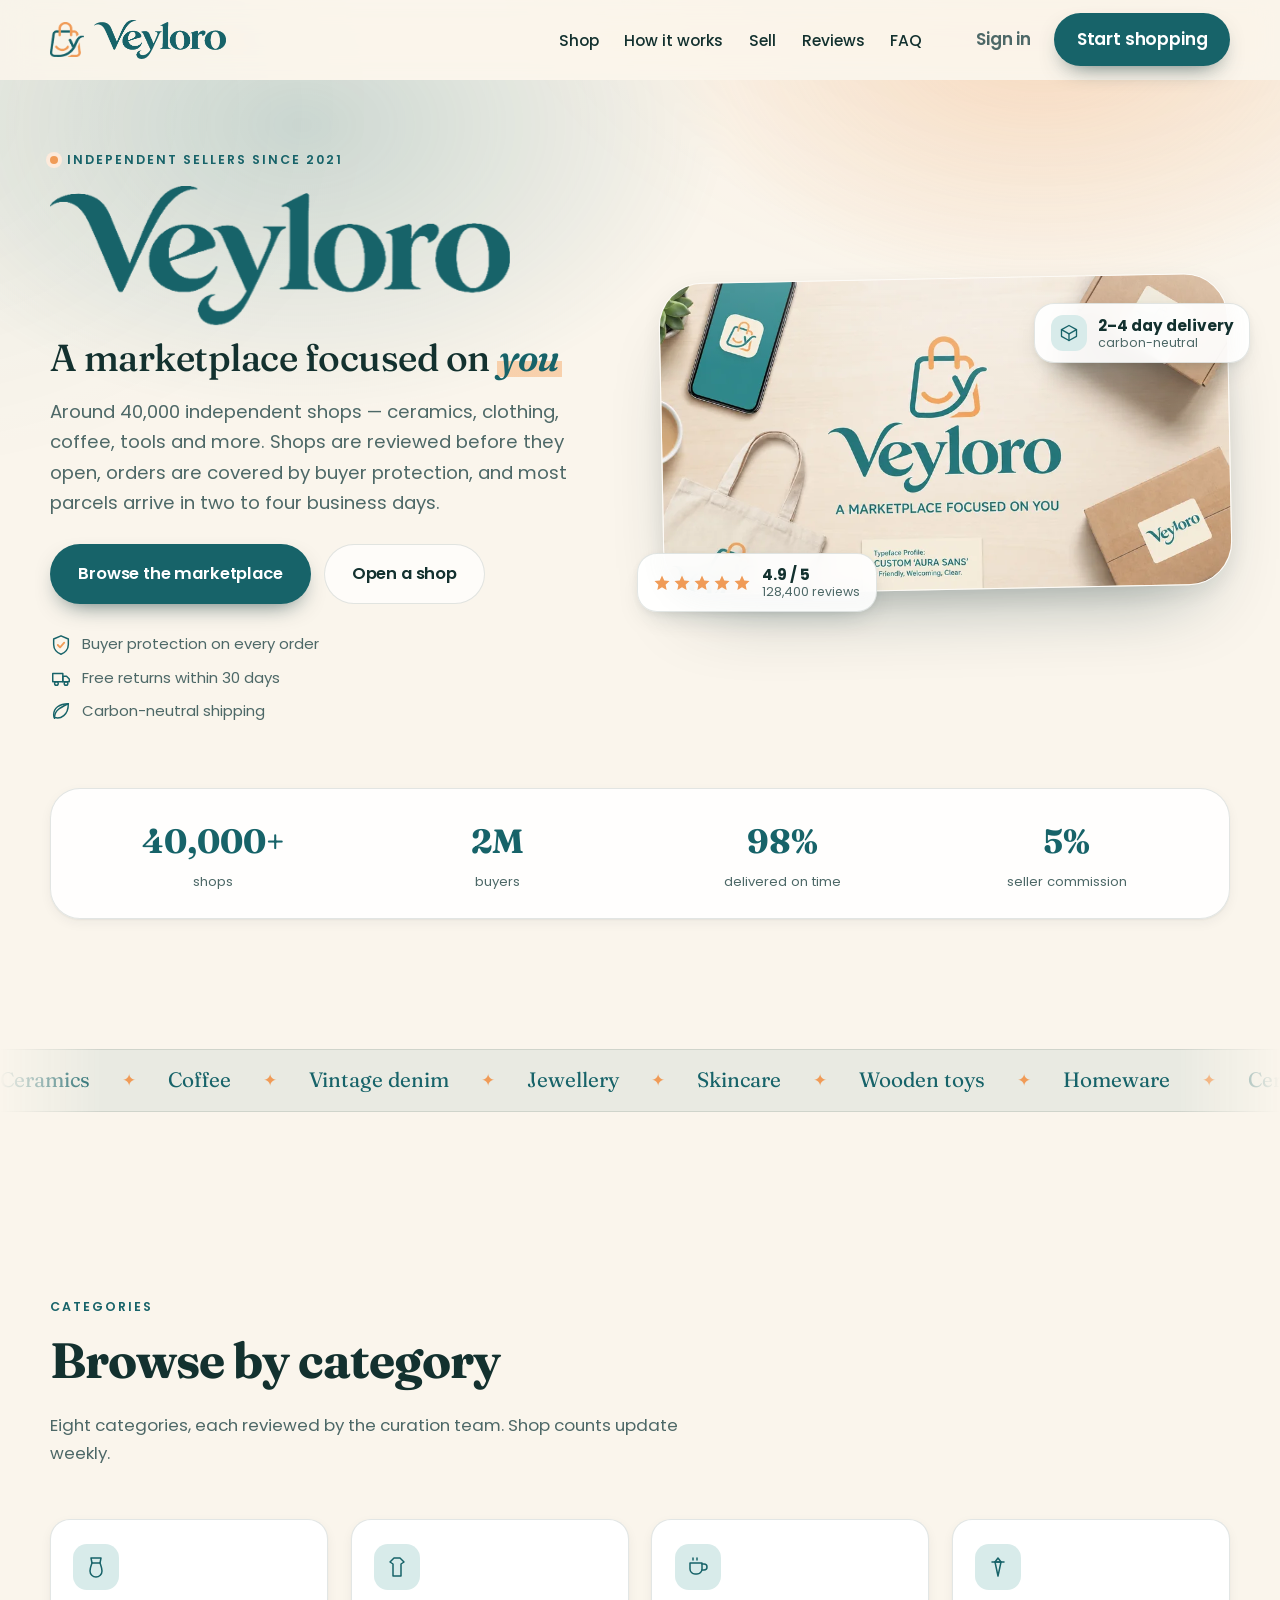
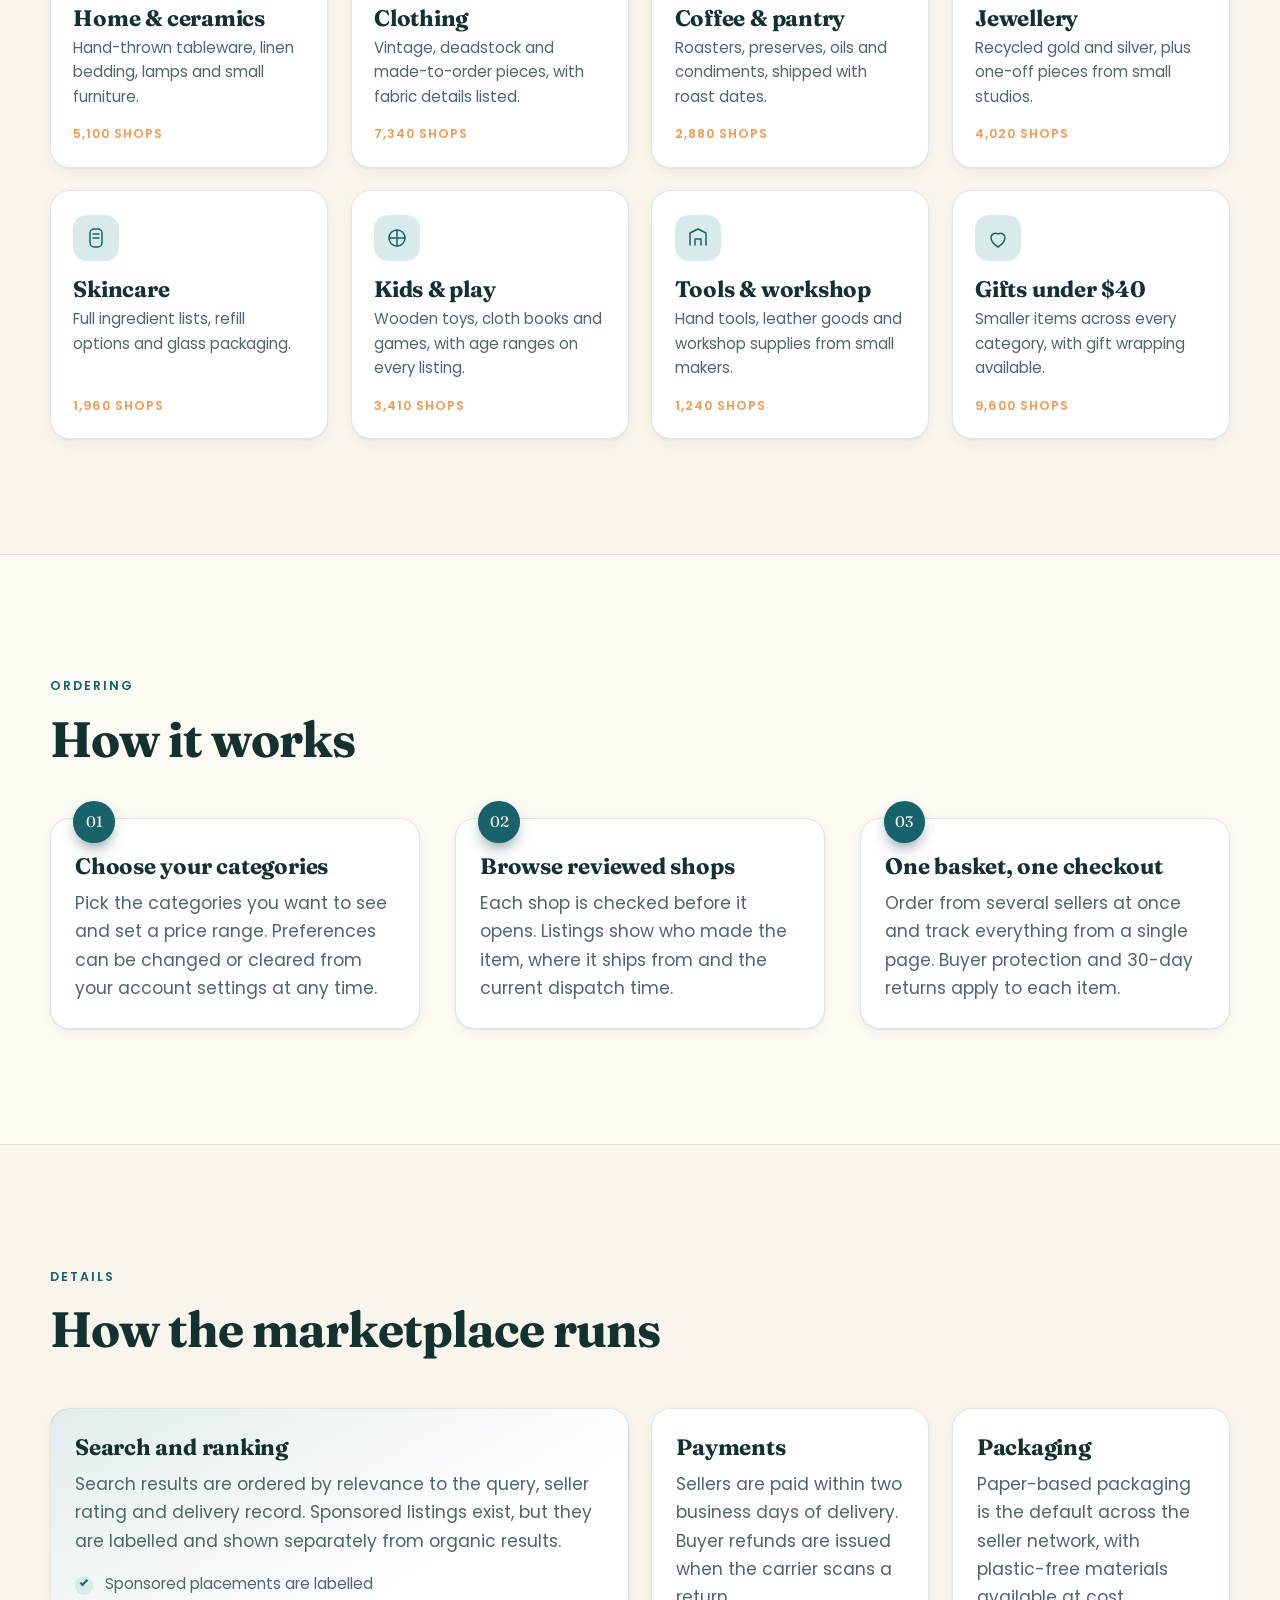
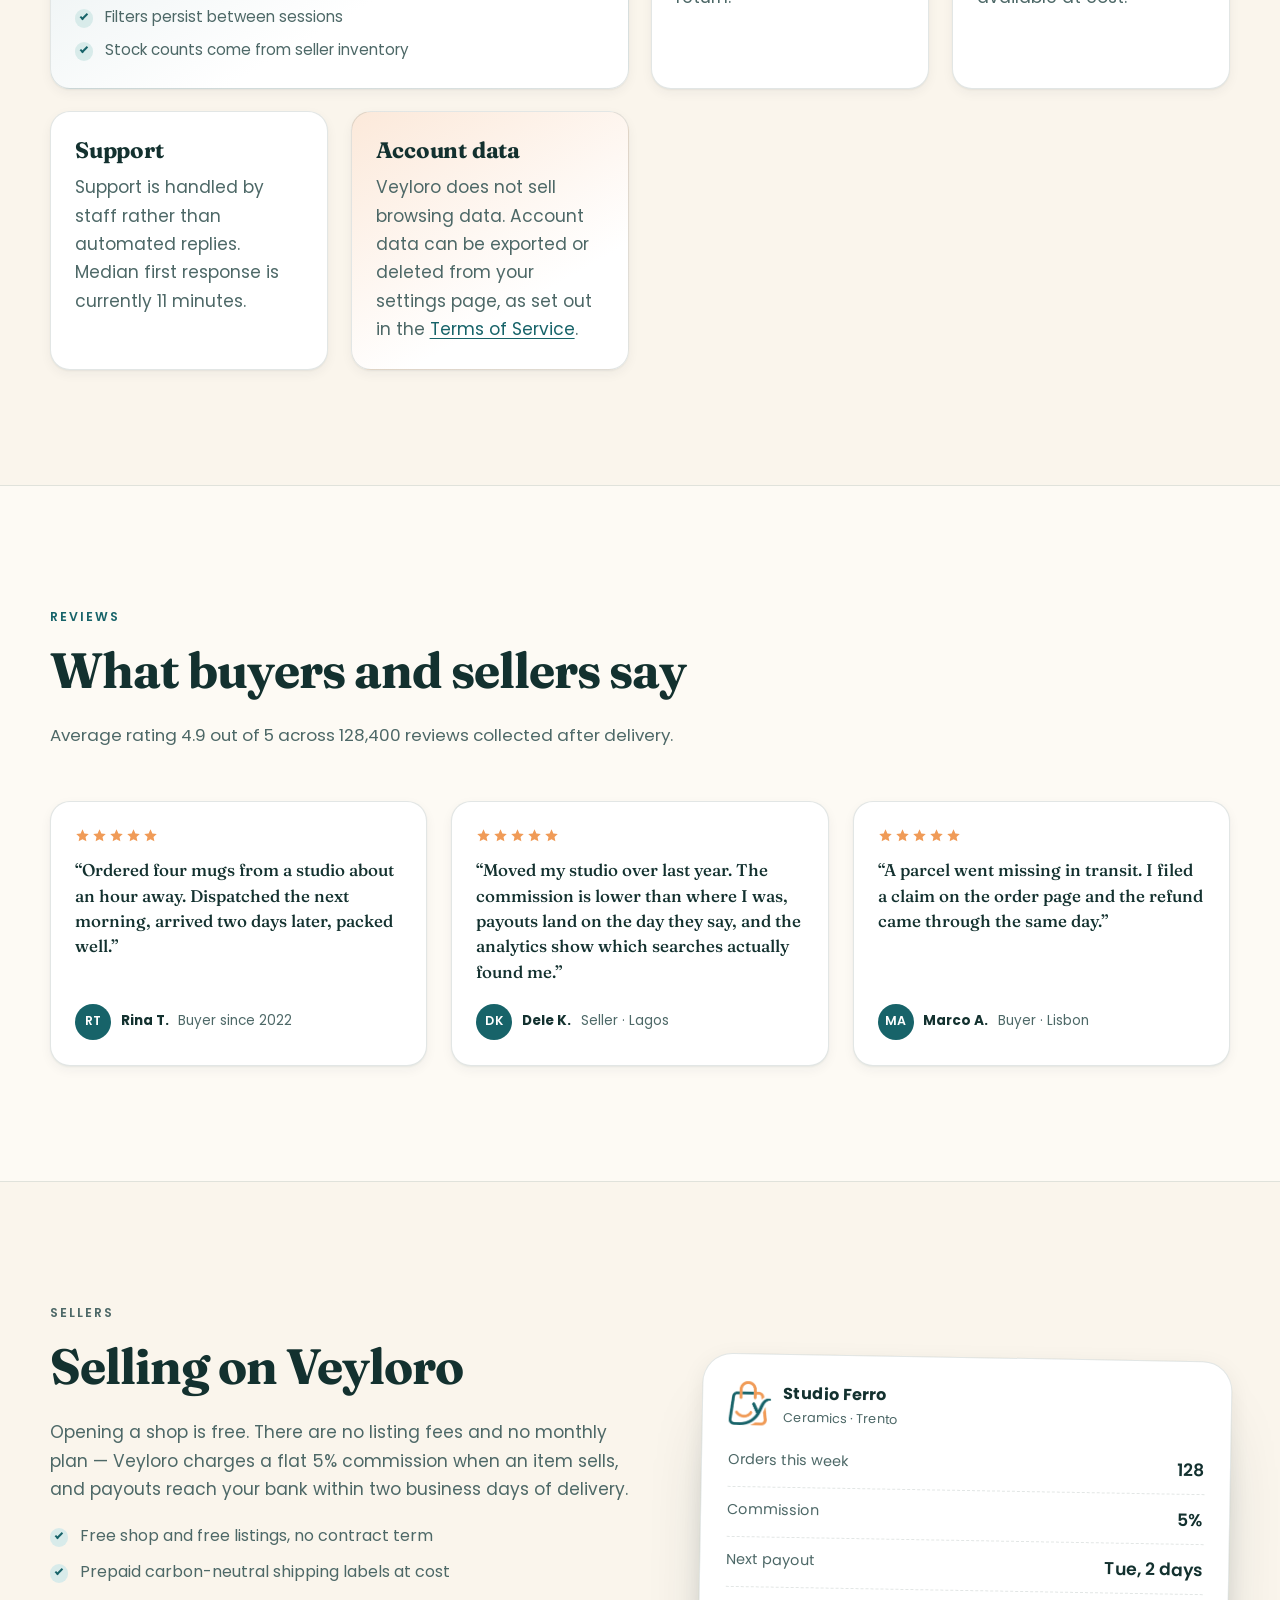
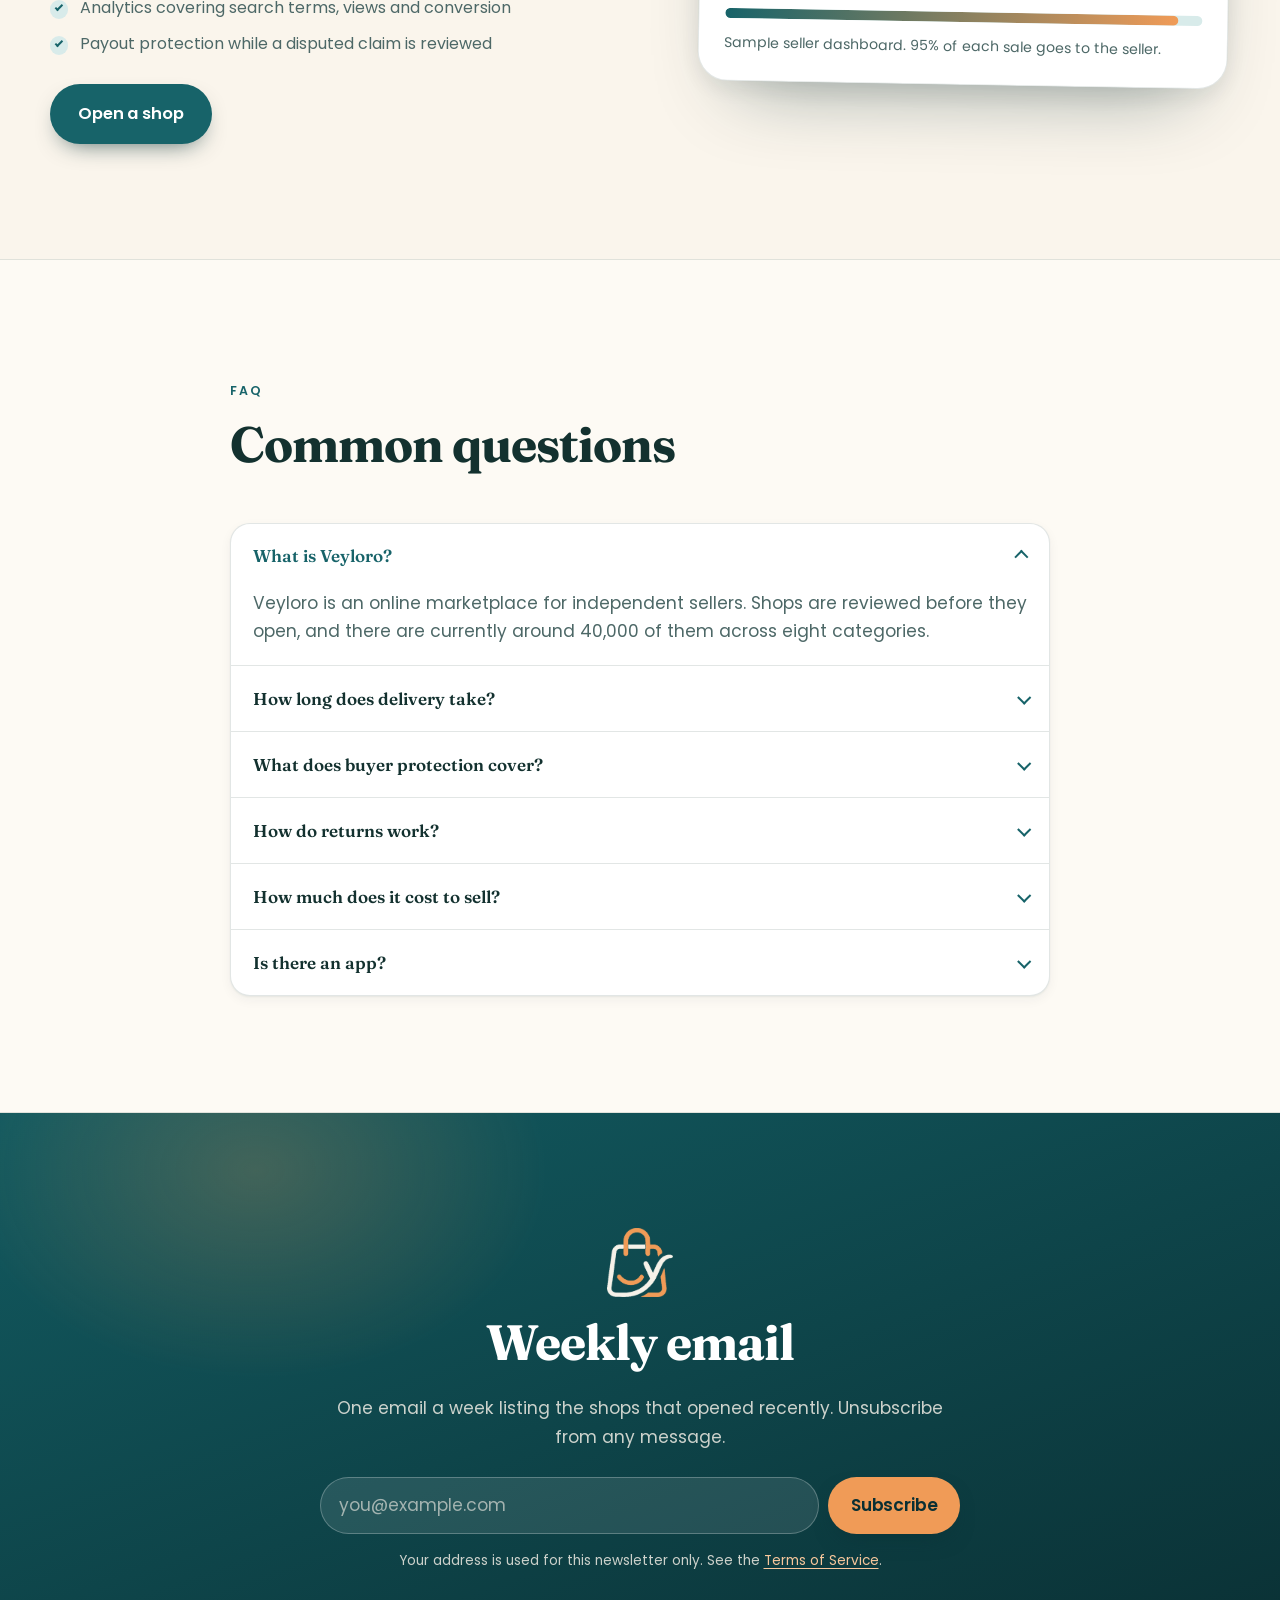
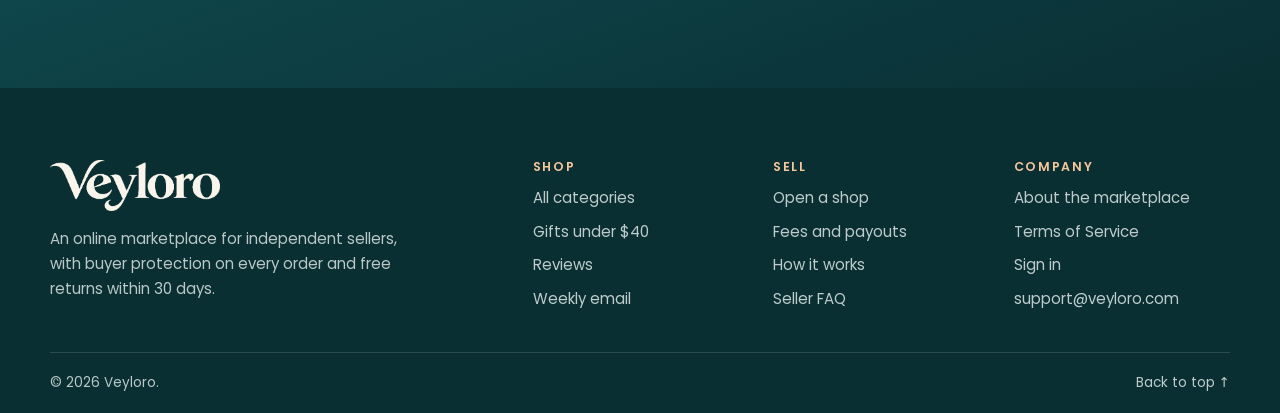
<file: index.html>
<!DOCTYPE html>
<html lang="en" class="no-js">
<head>
<meta charset="utf-8">
<meta name="viewport" content="width=device-width, initial-scale=1">
<title>Veyloro — A Marketplace Focused on You | Independent Sellers</title>
<meta name="description" content="Veyloro is an online marketplace for independent sellers: 40,000 reviewed shops, buyer protection on every order, free 30-day returns and delivery in two to four days.">
<meta name="author" content="Veyloro">
<meta name="theme-color" content="#176369" media="(prefers-color-scheme: light)">
<meta name="theme-color" content="#0a2f33" media="(prefers-color-scheme: dark)">
<meta name="robots" content="index, follow, max-image-preview:large, max-snippet:-1, max-video-preview:-1">
<link rel="canonical" href="https://hmarucheck.github.io/test-website-1/">

<!-- Open Graph -->
<meta property="og:type" content="website">
<meta property="og:site_name" content="Veyloro">
<meta property="og:locale" content="en_US">
<meta property="og:title" content="Veyloro — A Marketplace Focused on You">
<meta property="og:description" content="An online marketplace for independent sellers. 40,000 reviewed shops, buyer protection, free 30-day returns and delivery in two to four days.">
<meta property="og:url" content="https://hmarucheck.github.io/test-website-1/">
<meta property="og:image" content="https://hmarucheck.github.io/test-website-1/assets/veyloro-og.jpg">
<meta property="og:image:width" content="1200">
<meta property="og:image:height" content="630">
<meta property="og:image:alt" content="The Veyloro logo — a teal shopping-bag smile mark above the Veyloro wordmark — shown on packaging, a tote bag and a phone app icon.">

<!-- Twitter / X -->
<meta name="twitter:card" content="summary_large_image">
<meta name="twitter:title" content="Veyloro — A Marketplace Focused on You">
<meta name="twitter:description" content="An online marketplace for independent sellers. Buyer protection, free 30-day returns, delivery in two to four days.">
<meta name="twitter:image" content="https://hmarucheck.github.io/test-website-1/assets/veyloro-og.jpg">
<meta name="twitter:image:alt" content="Veyloro brand logo and packaging">

<!-- Icons & manifest -->
<link rel="icon" href="assets/favicon.ico" sizes="any">
<link rel="icon" href="assets/icon-mark-512.png" type="image/png" sizes="512x512">
<link rel="apple-touch-icon" href="assets/apple-touch-icon.png">
<link rel="manifest" href="site.webmanifest">

<!-- Fonts -->
<link rel="preconnect" href="https://fonts.googleapis.com">
<link rel="preconnect" href="https://fonts.gstatic.com" crossorigin>
<link rel="stylesheet" href="https://fonts.googleapis.com/css2?family=Fraunces:ital,opsz,wght@0,9..144,500;0,9..144,700;1,9..144,600&family=Poppins:wght@400;500;600;700&display=swap">

<link rel="preload" as="image" href="assets/veyloro-wordmark.png" fetchpriority="high">
<link rel="stylesheet" href="styles.css">
<script>document.documentElement.classList.remove("no-js");</script>

<script type="application/ld+json">
{
  "@context": "https://schema.org",
  "@graph": [
    {
      "@type": "Organization",
      "@id": "https://hmarucheck.github.io/test-website-1/#organization",
      "name": "Veyloro",
      "alternateName": "Veyloro Marketplace",
      "url": "https://hmarucheck.github.io/test-website-1/",
      "logo": {
        "@type": "ImageObject",
        "url": "https://hmarucheck.github.io/test-website-1/assets/icon-512.png",
        "width": 512,
        "height": 512
      },
      "image": "https://hmarucheck.github.io/test-website-1/assets/veyloro-og.jpg",
      "slogan": "A marketplace focused on you",
      "description": "Veyloro is an online marketplace connecting shoppers with independent sellers, with buyer protection, free 30-day returns and carbon-neutral delivery.",
      "foundingDate": "2021",
      "sameAs": [
        "https://github.com/hmarucheck/test-website-1"
      ],
      "contactPoint": {
        "@type": "ContactPoint",
        "contactType": "customer support",
        "email": "support@veyloro.com",
        "availableLanguage": ["English"],
        "areaServed": "Worldwide"
      }
    },
    {
      "@type": "WebSite",
      "@id": "https://hmarucheck.github.io/test-website-1/#website",
      "url": "https://hmarucheck.github.io/test-website-1/",
      "name": "Veyloro",
      "description": "An online marketplace for independent sellers.",
      "publisher": { "@id": "https://hmarucheck.github.io/test-website-1/#organization" },
      "inLanguage": "en-US",
      "potentialAction": {
        "@type": "SearchAction",
        "target": {
          "@type": "EntryPoint",
          "urlTemplate": "https://hmarucheck.github.io/test-website-1/?q={search_term_string}"
        },
        "query-input": "required name=search_term_string"
      }
    },
    {
      "@type": "WebPage",
      "@id": "https://hmarucheck.github.io/test-website-1/#webpage",
      "url": "https://hmarucheck.github.io/test-website-1/",
      "name": "Veyloro — A Marketplace Focused on You",
      "isPartOf": { "@id": "https://hmarucheck.github.io/test-website-1/#website" },
      "about": { "@id": "https://hmarucheck.github.io/test-website-1/#organization" },
      "primaryImageOfPage": "https://hmarucheck.github.io/test-website-1/assets/veyloro-og.jpg",
      "inLanguage": "en-US"
    },
    {
      "@type": "BreadcrumbList",
      "itemListElement": [
        { "@type": "ListItem", "position": 1, "name": "Home", "item": "https://hmarucheck.github.io/test-website-1/" },
        { "@type": "ListItem", "position": 2, "name": "How it works", "item": "https://hmarucheck.github.io/test-website-1/#how-it-works" },
        { "@type": "ListItem", "position": 3, "name": "Selling on Veyloro", "item": "https://hmarucheck.github.io/test-website-1/#sellers" },
        { "@type": "ListItem", "position": 4, "name": "Terms of Service", "item": "https://hmarucheck.github.io/test-website-1/terms.html" }
      ]
    },
    {
      "@type": "FAQPage",
      "@id": "https://hmarucheck.github.io/test-website-1/#faq",
      "mainEntity": [
        {
          "@type": "Question",
          "name": "What is Veyloro?",
          "acceptedAnswer": {
            "@type": "Answer",
            "text": "Veyloro is an online marketplace for independent sellers. Shops are reviewed before they open, and there are currently around 40,000 of them across eight categories."
          }
        },
        {
          "@type": "Question",
          "name": "How long does delivery take?",
          "acceptedAnswer": {
            "@type": "Answer",
            "text": "Most orders arrive within two to four business days. Tracking is available from your order page as soon as the seller hands the parcel to the carrier."
          }
        },
        {
          "@type": "Question",
          "name": "What does buyer protection cover?",
          "acceptedAnswer": {
            "@type": "Answer",
            "text": "Buyer protection applies to every order. If an item does not arrive, arrives damaged, or does not match its description, you can open a claim from your order page and Veyloro reviews it directly."
          }
        },
        {
          "@type": "Question",
          "name": "How do returns work?",
          "acceptedAnswer": {
            "@type": "Answer",
            "text": "Most items can be returned free within 30 days. You print a prepaid label from your order page, and the refund is issued once the carrier scans the parcel."
          }
        },
        {
          "@type": "Question",
          "name": "How much does it cost to sell?",
          "acceptedAnswer": {
            "@type": "Answer",
            "text": "Opening a shop is free and there are no listing fees or monthly plans. Veyloro charges a flat 5% commission when an item sells, and payouts reach your bank within two business days."
          }
        },
        {
          "@type": "Question",
          "name": "Is there an app?",
          "acceptedAnswer": {
            "@type": "Answer",
            "text": "There are Veyloro apps for iOS and Android with saved shops, order tracking and restock alerts. This site can also be installed as a web app from your browser menu."
          }
        }
      ]
    }
  ]
}
</script>
</head>
<body>
<span id="top" aria-hidden="true"></span>
<a class="skip-link" href="#main">Skip to main content</a>

<header class="site-header" data-header>
  <div class="shell site-header__inner">
    <a class="brand" href="#top" aria-label="Veyloro — home">
      <img class="brand__mark" src="assets/veyloro-mark.png" alt="" width="700" height="730" decoding="async">
      <img class="brand__word" src="assets/veyloro-wordmark.png" alt="Veyloro" width="2089" height="630" decoding="async">
    </a>

    <nav class="nav" aria-label="Primary">
      <ul class="nav__list">
        <li><a href="#categories">Shop</a></li>
        <li><a href="#how-it-works">How it works</a></li>
        <li><a href="#sellers">Sell</a></li>
        <li><a href="#reviews">Reviews</a></li>
        <li><a href="#faq">FAQ</a></li>
      </ul>
    </nav>

    <div class="site-header__actions">
      <a class="btn btn--ghost" href="signin.html">Sign in</a>
      <a class="btn btn--primary" href="#categories">Start shopping</a>
    </div>

    <button class="nav-toggle" type="button" aria-expanded="false" aria-controls="mobile-nav" aria-label="Open menu" data-nav-toggle>
      <span class="nav-toggle__bar"></span>
      <span class="nav-toggle__bar"></span>
      <span class="nav-toggle__bar"></span>
    </button>
  </div>

  <div class="mobile-nav" id="mobile-nav" hidden data-mobile-nav>
    <ul>
      <li><a href="#categories">Shop</a></li>
      <li><a href="#how-it-works">How it works</a></li>
      <li><a href="#sellers">Sell on Veyloro</a></li>
      <li><a href="#reviews">Reviews</a></li>
      <li><a href="#faq">FAQ</a></li>
      <li><a href="signin.html">Sign in</a></li>
    </ul>
    <a class="btn btn--primary btn--block" href="#categories">Start shopping</a>
  </div>
</header>

<main id="main">

  <!-- ─────────────────────────── HERO ─────────────────────────── -->
  <section class="hero" aria-labelledby="hero-title">
    <div class="hero__glow" aria-hidden="true"></div>
    <div class="shell hero__inner">
      <div class="hero__copy">
        <p class="eyebrow"><span class="eyebrow__dot" aria-hidden="true"></span> Independent sellers since 2021</p>

        <h1 class="hero__title" id="hero-title">
          <img class="hero__wordmark" src="assets/veyloro-wordmark.png" alt="Veyloro" width="2089" height="630" fetchpriority="high" decoding="async">
          <span class="hero__tagline">A marketplace focused on <em>you</em></span>
        </h1>

        <p class="hero__lede">
          Around 40,000 independent shops — ceramics, clothing, coffee, tools and more.
          Shops are reviewed before they open, orders are covered by buyer protection, and
          most parcels arrive in two to four business days.
        </p>

        <div class="hero__cta">
          <a class="btn btn--primary btn--lg" href="#categories">Browse the marketplace</a>
          <a class="btn btn--outline btn--lg" href="#sellers">Open a shop</a>
        </div>

        <ul class="hero__proof">
          <li><svg viewBox="0 0 24 24" aria-hidden="true"><path d="M12 2 4 5.5v6c0 5 3.4 9.3 8 10.5 4.6-1.2 8-5.5 8-10.5v-6z"/><path class="tick" d="m8.5 12 2.5 2.5 4.5-5"/></svg> Buyer protection on every order</li>
          <li><svg viewBox="0 0 24 24" aria-hidden="true"><path d="M3 7h11v9H3z"/><path d="M14 10h4l3 3v3h-7z"/><circle cx="7" cy="18" r="2"/><circle cx="17.5" cy="18" r="2"/></svg> Free returns within 30 days</li>
          <li><svg viewBox="0 0 24 24" aria-hidden="true"><path d="M20 4C10 4 4 9 4 16c0 1.6.4 3 1 4"/><path d="M5 19C5 11 12 8 20 4c0 0 0 9-5 13-3 2.4-7 3-10 2z"/></svg> Carbon-neutral shipping</li>
        </ul>
      </div>

      <div class="hero__visual">
        <figure class="hero__frame">
          <picture>
            <source
              type="image/webp"
              srcset="assets/veyloro-brand-hero-900.webp 900w, assets/veyloro-brand-hero.webp 1697w"
              sizes="(max-width: 980px) 92vw, 46vw">
            <source
              type="image/jpeg"
              srcset="assets/veyloro-brand-hero-900.jpg 900w, assets/veyloro-brand-hero.jpg 1697w"
              sizes="(max-width: 980px) 92vw, 46vw">
            <img
              src="assets/veyloro-brand-hero.jpg"
              alt="The Veyloro brand identity laid out on a light wood desk: the teal shopping-bag smile logo and Veyloro wordmark in the centre, with the app icon on a phone, a branded tote bag and two kraft parcels."
              width="1697" height="927" fetchpriority="high" decoding="async">
          </picture>
          <figcaption class="visually-hidden">The Veyloro identity across app, tote and packaging.</figcaption>
        </figure>

        <div class="float-card float-card--rating">
          <div class="stars" role="img" aria-label="Rated 4.9 out of 5">
            <svg viewBox="0 0 24 24" aria-hidden="true"><path d="m12 2 3 6.6 7 .8-5.2 4.8 1.4 7L12 17.8 5.8 21.2l1.4-7L2 9.4l7-.8z"/></svg>
            <svg viewBox="0 0 24 24" aria-hidden="true"><path d="m12 2 3 6.6 7 .8-5.2 4.8 1.4 7L12 17.8 5.8 21.2l1.4-7L2 9.4l7-.8z"/></svg>
            <svg viewBox="0 0 24 24" aria-hidden="true"><path d="m12 2 3 6.6 7 .8-5.2 4.8 1.4 7L12 17.8 5.8 21.2l1.4-7L2 9.4l7-.8z"/></svg>
            <svg viewBox="0 0 24 24" aria-hidden="true"><path d="m12 2 3 6.6 7 .8-5.2 4.8 1.4 7L12 17.8 5.8 21.2l1.4-7L2 9.4l7-.8z"/></svg>
            <svg viewBox="0 0 24 24" aria-hidden="true"><path d="m12 2 3 6.6 7 .8-5.2 4.8 1.4 7L12 17.8 5.8 21.2l1.4-7L2 9.4l7-.8z"/></svg>
          </div>
          <p><strong>4.9 / 5</strong><span>128,400 reviews</span></p>
        </div>

        <div class="float-card float-card--ship">
          <span class="float-card__icon" aria-hidden="true">
            <svg viewBox="0 0 24 24"><path d="M21 8 12 3 3 8l9 5z"/><path d="M3 8v8l9 5 9-5V8"/><path d="M12 13v8"/></svg>
          </span>
          <p><strong>2–4 day delivery</strong><span>carbon-neutral</span></p>
        </div>
      </div>
    </div>

    <ul class="stat-bar shell" aria-label="Veyloro by the numbers">
      <li><strong data-count="40000" data-suffix="+">40,000+</strong><span>shops</span></li>
      <li><strong data-count="2" data-suffix="M">2M</strong><span>buyers</span></li>
      <li><strong data-count="98" data-suffix="%">98%</strong><span>delivered on time</span></li>
      <li><strong>5%</strong><span>seller commission</span></li>
    </ul>
  </section>

  <!-- ───────────────────────── MARQUEE ────────────────────────── -->
  <div class="marquee" aria-hidden="true">
    <div class="marquee__track">
      <span>Ceramics</span><span aria-hidden="true">✦</span>
      <span>Coffee</span><span aria-hidden="true">✦</span>
      <span>Vintage denim</span><span aria-hidden="true">✦</span>
      <span>Jewellery</span><span aria-hidden="true">✦</span>
      <span>Skincare</span><span aria-hidden="true">✦</span>
      <span>Wooden toys</span><span aria-hidden="true">✦</span>
      <span>Homeware</span><span aria-hidden="true">✦</span>
      <span>Ceramics</span><span aria-hidden="true">✦</span>
      <span>Coffee</span><span aria-hidden="true">✦</span>
      <span>Vintage denim</span><span aria-hidden="true">✦</span>
      <span>Jewellery</span><span aria-hidden="true">✦</span>
      <span>Skincare</span><span aria-hidden="true">✦</span>
      <span>Wooden toys</span><span aria-hidden="true">✦</span>
      <span>Homeware</span><span aria-hidden="true">✦</span>
    </div>
  </div>

  <!-- ──────────────────────── CATEGORIES ──────────────────────── -->
  <section class="section" id="categories" aria-labelledby="categories-title">
    <div class="shell">
      <header class="section__head reveal">
        <p class="eyebrow">Categories</p>
        <h2 id="categories-title">Browse by category</h2>
        <p class="section__lede">Eight categories, each reviewed by the curation team. Shop counts update weekly.</p>
      </header>

      <ul class="cards" role="list">
        <li class="card reveal">
          <span class="card__icon" aria-hidden="true"><svg viewBox="0 0 24 24"><path d="M7 3h10l-1 5H8z"/><path d="M8 8c-1 3-2 5-2 8a6 6 0 0 0 12 0c0-3-1-5-2-8"/></svg></span>
          <h3>Home &amp; ceramics</h3>
          <p>Hand-thrown tableware, linen bedding, lamps and small furniture.</p>
          <span class="card__meta">5,100 shops</span>
        </li>
        <li class="card reveal">
          <span class="card__icon" aria-hidden="true"><svg viewBox="0 0 24 24"><path d="M9 3h6l4 4-3 2v12H8V9L5 7z"/></svg></span>
          <h3>Clothing</h3>
          <p>Vintage, deadstock and made-to-order pieces, with fabric details listed.</p>
          <span class="card__meta">7,340 shops</span>
        </li>
        <li class="card reveal">
          <span class="card__icon" aria-hidden="true"><svg viewBox="0 0 24 24"><path d="M4 8h12v6a5 5 0 0 1-5 5H9a5 5 0 0 1-5-5z"/><path d="M16 9h2a3 3 0 0 1 0 6h-2"/><path d="M7 3v2M11 3v2"/></svg></span>
          <h3>Coffee &amp; pantry</h3>
          <p>Roasters, preserves, oils and condiments, shipped with roast dates.</p>
          <span class="card__meta">2,880 shops</span>
        </li>
        <li class="card reveal">
          <span class="card__icon" aria-hidden="true"><svg viewBox="0 0 24 24"><path d="m12 3 3 4-3 14-3-14z"/><path d="M9 7h6"/><path d="M6 7h12"/></svg></span>
          <h3>Jewellery</h3>
          <p>Recycled gold and silver, plus one-off pieces from small studios.</p>
          <span class="card__meta">4,020 shops</span>
        </li>
        <li class="card reveal">
          <span class="card__icon" aria-hidden="true"><svg viewBox="0 0 24 24"><rect x="6" y="3" width="12" height="18" rx="4"/><path d="M9 8h6M9 12h6"/></svg></span>
          <h3>Skincare</h3>
          <p>Full ingredient lists, refill options and glass packaging.</p>
          <span class="card__meta">1,960 shops</span>
        </li>
        <li class="card reveal">
          <span class="card__icon" aria-hidden="true"><svg viewBox="0 0 24 24"><circle cx="12" cy="12" r="8"/><path d="M12 4v16M4 12h16"/></svg></span>
          <h3>Kids &amp; play</h3>
          <p>Wooden toys, cloth books and games, with age ranges on every listing.</p>
          <span class="card__meta">3,410 shops</span>
        </li>
        <li class="card reveal">
          <span class="card__icon" aria-hidden="true"><svg viewBox="0 0 24 24"><path d="M4 19V7l8-4 8 4v12"/><path d="M9 19v-6h6v6"/></svg></span>
          <h3>Tools &amp; workshop</h3>
          <p>Hand tools, leather goods and workshop supplies from small makers.</p>
          <span class="card__meta">1,240 shops</span>
        </li>
        <li class="card reveal">
          <span class="card__icon" aria-hidden="true"><svg viewBox="0 0 24 24"><path d="M12 21s-7-4.4-7-9.5A4.5 4.5 0 0 1 12 8a4.5 4.5 0 0 1 7 3.5C19 16.6 12 21 12 21z"/></svg></span>
          <h3>Gifts under $40</h3>
          <p>Smaller items across every category, with gift wrapping available.</p>
          <span class="card__meta">9,600 shops</span>
        </li>
      </ul>
    </div>
  </section>

  <!-- ─────────────────────── HOW IT WORKS ─────────────────────── -->
  <section class="section section--tinted" id="how-it-works" aria-labelledby="how-title">
    <div class="shell">
      <header class="section__head reveal">
        <p class="eyebrow">Ordering</p>
        <h2 id="how-title">How it works</h2>
      </header>

      <ol class="steps" role="list">
        <li class="step reveal">
          <span class="step__num">01</span>
          <h3>Choose your categories</h3>
          <p>Pick the categories you want to see and set a price range. Preferences can be changed or cleared from your account settings at any time.</p>
        </li>
        <li class="step reveal">
          <span class="step__num">02</span>
          <h3>Browse reviewed shops</h3>
          <p>Each shop is checked before it opens. Listings show who made the item, where it ships from and the current dispatch time.</p>
        </li>
        <li class="step reveal">
          <span class="step__num">03</span>
          <h3>One basket, one checkout</h3>
          <p>Order from several sellers at once and track everything from a single page. Buyer protection and 30-day returns apply to each item.</p>
        </li>
      </ol>
    </div>
  </section>

  <!-- ───────────────────────── FEATURES ───────────────────────── -->
  <section class="section" id="why" aria-labelledby="why-title">
    <div class="shell">
      <header class="section__head reveal">
        <p class="eyebrow">Details</p>
        <h2 id="why-title">How the marketplace runs</h2>
      </header>

      <div class="feature-grid">
        <article class="feature feature--wide reveal">
          <h3>Search and ranking</h3>
          <p>Search results are ordered by relevance to the query, seller rating and delivery record. Sponsored listings exist, but they are labelled and shown separately from organic results.</p>
          <ul class="ticks">
            <li>Sponsored placements are labelled</li>
            <li>Filters persist between sessions</li>
            <li>Stock counts come from seller inventory</li>
          </ul>
        </article>
        <article class="feature reveal">
          <h3>Payments</h3>
          <p>Sellers are paid within two business days of delivery. Buyer refunds are issued when the carrier scans a return.</p>
        </article>
        <article class="feature reveal">
          <h3>Packaging</h3>
          <p>Paper-based packaging is the default across the seller network, with plastic-free materials available at cost.</p>
        </article>
        <article class="feature reveal">
          <h3>Support</h3>
          <p>Support is handled by staff rather than automated replies. Median first response is currently 11 minutes.</p>
        </article>
        <article class="feature feature--accent reveal">
          <h3>Account data</h3>
          <p>Veyloro does not sell browsing data. Account data can be exported or deleted from your settings page, as set out in the <a href="terms.html">Terms of Service</a>.</p>
        </article>
      </div>
    </div>
  </section>

  <!-- ───────────────────────── REVIEWS ────────────────────────── -->
  <section class="section section--tinted" id="reviews" aria-labelledby="reviews-title">
    <div class="shell">
      <header class="section__head reveal">
        <p class="eyebrow">Reviews</p>
        <h2 id="reviews-title">What buyers and sellers say</h2>
        <p class="section__lede">Average rating 4.9 out of 5 across 128,400 reviews collected after delivery.</p>
      </header>

      <div class="quotes">
        <figure class="quote reveal">
          <div class="stars stars--sm" role="img" aria-label="5 out of 5">
            <svg viewBox="0 0 24 24" aria-hidden="true"><path d="m12 2 3 6.6 7 .8-5.2 4.8 1.4 7L12 17.8 5.8 21.2l1.4-7L2 9.4l7-.8z"/></svg>
            <svg viewBox="0 0 24 24" aria-hidden="true"><path d="m12 2 3 6.6 7 .8-5.2 4.8 1.4 7L12 17.8 5.8 21.2l1.4-7L2 9.4l7-.8z"/></svg>
            <svg viewBox="0 0 24 24" aria-hidden="true"><path d="m12 2 3 6.6 7 .8-5.2 4.8 1.4 7L12 17.8 5.8 21.2l1.4-7L2 9.4l7-.8z"/></svg>
            <svg viewBox="0 0 24 24" aria-hidden="true"><path d="m12 2 3 6.6 7 .8-5.2 4.8 1.4 7L12 17.8 5.8 21.2l1.4-7L2 9.4l7-.8z"/></svg>
            <svg viewBox="0 0 24 24" aria-hidden="true"><path d="m12 2 3 6.6 7 .8-5.2 4.8 1.4 7L12 17.8 5.8 21.2l1.4-7L2 9.4l7-.8z"/></svg>
          </div>
          <blockquote><p>“Ordered four mugs from a studio about an hour away. Dispatched the next morning, arrived two days later, packed well.”</p></blockquote>
          <figcaption><span class="avatar" aria-hidden="true">RT</span> <strong>Rina T.</strong> <span>Buyer since 2022</span></figcaption>
        </figure>

        <figure class="quote reveal">
          <div class="stars stars--sm" role="img" aria-label="5 out of 5">
            <svg viewBox="0 0 24 24" aria-hidden="true"><path d="m12 2 3 6.6 7 .8-5.2 4.8 1.4 7L12 17.8 5.8 21.2l1.4-7L2 9.4l7-.8z"/></svg>
            <svg viewBox="0 0 24 24" aria-hidden="true"><path d="m12 2 3 6.6 7 .8-5.2 4.8 1.4 7L12 17.8 5.8 21.2l1.4-7L2 9.4l7-.8z"/></svg>
            <svg viewBox="0 0 24 24" aria-hidden="true"><path d="m12 2 3 6.6 7 .8-5.2 4.8 1.4 7L12 17.8 5.8 21.2l1.4-7L2 9.4l7-.8z"/></svg>
            <svg viewBox="0 0 24 24" aria-hidden="true"><path d="m12 2 3 6.6 7 .8-5.2 4.8 1.4 7L12 17.8 5.8 21.2l1.4-7L2 9.4l7-.8z"/></svg>
            <svg viewBox="0 0 24 24" aria-hidden="true"><path d="m12 2 3 6.6 7 .8-5.2 4.8 1.4 7L12 17.8 5.8 21.2l1.4-7L2 9.4l7-.8z"/></svg>
          </div>
          <blockquote><p>“Moved my studio over last year. The commission is lower than where I was, payouts land on the day they say, and the analytics show which searches actually found me.”</p></blockquote>
          <figcaption><span class="avatar" aria-hidden="true">DK</span> <strong>Dele K.</strong> <span>Seller · Lagos</span></figcaption>
        </figure>

        <figure class="quote reveal">
          <div class="stars stars--sm" role="img" aria-label="5 out of 5">
            <svg viewBox="0 0 24 24" aria-hidden="true"><path d="m12 2 3 6.6 7 .8-5.2 4.8 1.4 7L12 17.8 5.8 21.2l1.4-7L2 9.4l7-.8z"/></svg>
            <svg viewBox="0 0 24 24" aria-hidden="true"><path d="m12 2 3 6.6 7 .8-5.2 4.8 1.4 7L12 17.8 5.8 21.2l1.4-7L2 9.4l7-.8z"/></svg>
            <svg viewBox="0 0 24 24" aria-hidden="true"><path d="m12 2 3 6.6 7 .8-5.2 4.8 1.4 7L12 17.8 5.8 21.2l1.4-7L2 9.4l7-.8z"/></svg>
            <svg viewBox="0 0 24 24" aria-hidden="true"><path d="m12 2 3 6.6 7 .8-5.2 4.8 1.4 7L12 17.8 5.8 21.2l1.4-7L2 9.4l7-.8z"/></svg>
            <svg viewBox="0 0 24 24" aria-hidden="true"><path d="m12 2 3 6.6 7 .8-5.2 4.8 1.4 7L12 17.8 5.8 21.2l1.4-7L2 9.4l7-.8z"/></svg>
          </div>
          <blockquote><p>“A parcel went missing in transit. I filed a claim on the order page and the refund came through the same day.”</p></blockquote>
          <figcaption><span class="avatar" aria-hidden="true">MA</span> <strong>Marco A.</strong> <span>Buyer · Lisbon</span></figcaption>
        </figure>
      </div>
    </div>
  </section>

  <!-- ───────────────────────── SELLERS ────────────────────────── -->
  <section class="section" id="sellers" aria-labelledby="sellers-title">
    <div class="shell split">
      <div class="split__copy reveal">
        <p class="eyebrow">Sellers</p>
        <h2 id="sellers-title">Selling on Veyloro</h2>
        <p>Opening a shop is free. There are no listing fees and no monthly plan — Veyloro charges a flat 5% commission when an item sells, and payouts reach your bank within two business days of delivery.</p>
        <ul class="ticks ticks--lg">
          <li>Free shop and free listings, no contract term</li>
          <li>Prepaid carbon-neutral shipping labels at cost</li>
          <li>Analytics covering search terms, views and conversion</li>
          <li>Payout protection while a disputed claim is reviewed</li>
        </ul>
        <a class="btn btn--primary btn--lg" href="signin.html">Open a shop</a>
      </div>

      <div class="split__panel reveal">
        <div class="payout">
          <header>
            <img src="assets/veyloro-mark.png" alt="" width="700" height="730" loading="lazy" decoding="async">
            <div>
              <strong>Studio Ferro</strong>
              <span>Ceramics · Trento</span>
            </div>
          </header>
          <dl>
            <div><dt>Orders this week</dt><dd>128</dd></div>
            <div><dt>Commission</dt><dd>5%</dd></div>
            <div><dt>Next payout</dt><dd>Tue, 2 days</dd></div>
          </dl>
          <div class="payout__bar" aria-hidden="true"><span style="--w:95%"></span></div>
          <p class="payout__foot">Sample seller dashboard. 95% of each sale goes to the seller.</p>
        </div>
      </div>
    </div>
  </section>

  <!-- ─────────────────────────── FAQ ──────────────────────────── -->
  <section class="section section--tinted" id="faq" aria-labelledby="faq-title">
    <div class="shell shell--narrow">
      <header class="section__head reveal">
        <p class="eyebrow">FAQ</p>
        <h2 id="faq-title">Common questions</h2>
      </header>

      <div class="faq reveal">
        <details name="faq" open>
          <summary>What is Veyloro?</summary>
          <div class="faq__body"><p>Veyloro is an online marketplace for independent sellers. Shops are reviewed before they open, and there are currently around 40,000 of them across eight categories.</p></div>
        </details>
        <details name="faq">
          <summary>How long does delivery take?</summary>
          <div class="faq__body"><p>Most orders arrive within two to four business days. Tracking is available from your order page as soon as the seller hands the parcel to the carrier.</p></div>
        </details>
        <details name="faq">
          <summary>What does buyer protection cover?</summary>
          <div class="faq__body"><p>Buyer protection applies to every order. If an item does not arrive, arrives damaged, or does not match its description, you can open a claim from your order page and Veyloro reviews it directly.</p></div>
        </details>
        <details name="faq">
          <summary>How do returns work?</summary>
          <div class="faq__body"><p>Most items can be returned free within 30 days. You print a prepaid label from your order page, and the refund is issued once the carrier scans the parcel.</p></div>
        </details>
        <details name="faq">
          <summary>How much does it cost to sell?</summary>
          <div class="faq__body"><p>Opening a shop is free and there are no listing fees or monthly plans. Veyloro charges a flat 5% commission when an item sells, and payouts reach your bank within two business days.</p></div>
        </details>
        <details name="faq">
          <summary>Is there an app?</summary>
          <div class="faq__body"><p>There are Veyloro apps for iOS and Android with saved shops, order tracking and restock alerts. This site can also be installed as a web app from your browser menu.</p></div>
        </details>
      </div>
    </div>
  </section>

  <!-- ─────────────────────────── JOIN ─────────────────────────── -->
  <section class="join" id="join" aria-labelledby="join-title">
    <div class="shell join__inner reveal">
      <img class="join__mark" src="assets/veyloro-mark-light.png" alt="" width="700" height="730" loading="lazy" decoding="async">
      <h2 id="join-title">Weekly email</h2>
      <p>One email a week listing the shops that opened recently. Unsubscribe from any message.</p>

      <form class="signup" data-signup novalidate>
        <label class="visually-hidden" for="email">Email address</label>
        <input id="email" name="email" type="email" inputmode="email" autocomplete="email" placeholder="you@example.com" required>
        <button class="btn btn--primary" type="submit">Subscribe</button>
        <p class="signup__note" data-signup-note role="status">Your address is used for this newsletter only. See the <a href="terms.html">Terms of Service</a>.</p>
      </form>
    </div>
  </section>
</main>

<footer class="site-footer">
  <div class="shell site-footer__inner">
    <div class="site-footer__brand">
      <img class="site-footer__word" src="assets/veyloro-wordmark-light.png" alt="Veyloro" width="2089" height="630" loading="lazy" decoding="async">
      <p>An online marketplace for independent sellers, with buyer protection on every order and free returns within 30 days.</p>
    </div>

    <nav class="site-footer__nav" aria-label="Footer">
      <div>
        <h2>Shop</h2>
        <ul>
          <li><a href="#categories">All categories</a></li>
          <li><a href="#categories">Gifts under $40</a></li>
          <li><a href="#reviews">Reviews</a></li>
          <li><a href="#join">Weekly email</a></li>
        </ul>
      </div>
      <div>
        <h2>Sell</h2>
        <ul>
          <li><a href="signin.html">Open a shop</a></li>
          <li><a href="#sellers">Fees and payouts</a></li>
          <li><a href="#how-it-works">How it works</a></li>
          <li><a href="#faq">Seller FAQ</a></li>
        </ul>
      </div>
      <div>
        <h2>Company</h2>
        <ul>
          <li><a href="#why">About the marketplace</a></li>
          <li><a href="terms.html">Terms of Service</a></li>
          <li><a href="signin.html">Sign in</a></li>
          <li><a href="mailto:support@veyloro.com">support@veyloro.com</a></li>
        </ul>
      </div>
    </nav>
  </div>

  <div class="shell site-footer__base">
    <p>&copy; <span data-year>2026</span> Veyloro.</p>
    <p><a href="#top" data-to-top>Back to top ↑</a></p>
  </div>
</footer>

<script src="main.js" defer></script>
</body>
</html>
</file>
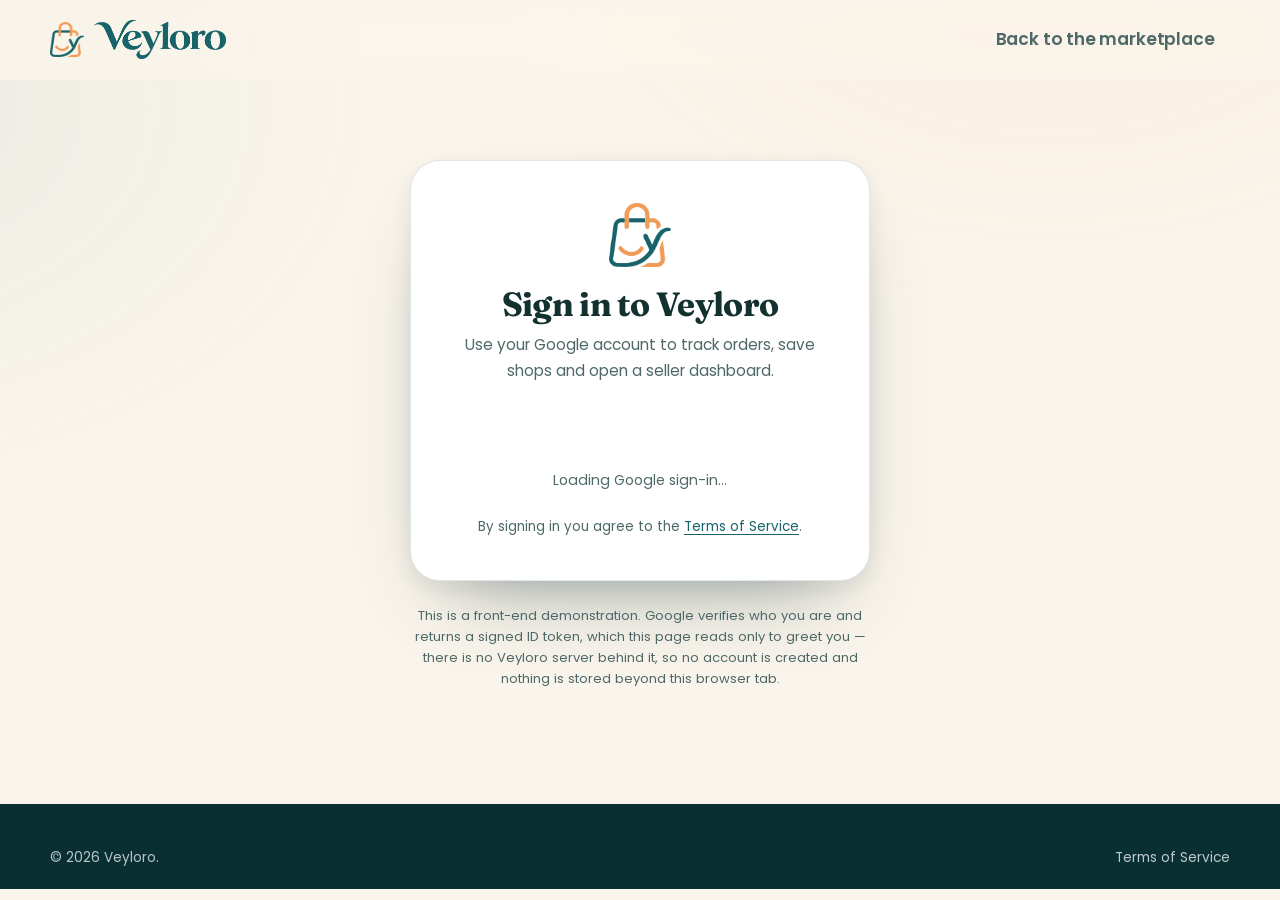
<file: signin.html>
<!DOCTYPE html>
<html lang="en" class="no-js">
<head>
<meta charset="utf-8">
<meta name="viewport" content="width=device-width, initial-scale=1">
<title>Sign in — Veyloro</title>
<meta name="description" content="Sign in to your Veyloro account with Google to track orders, save shops and manage your seller dashboard.">
<meta name="robots" content="noindex, follow">
<meta name="theme-color" content="#176369" media="(prefers-color-scheme: light)">
<meta name="theme-color" content="#0a2f33" media="(prefers-color-scheme: dark)">
<link rel="canonical" href="https://hmarucheck.github.io/test-website-1/signin.html">
<link rel="icon" href="assets/favicon.ico" sizes="any">
<link rel="apple-touch-icon" href="assets/apple-touch-icon.png">
<link rel="manifest" href="site.webmanifest">
<link rel="preconnect" href="https://fonts.googleapis.com">
<link rel="preconnect" href="https://fonts.gstatic.com" crossorigin>
<link rel="preconnect" href="https://accounts.google.com">
<link rel="stylesheet" href="https://fonts.googleapis.com/css2?family=Fraunces:ital,opsz,wght@0,9..144,500;0,9..144,700;1,9..144,600&family=Poppins:wght@400;500;600;700&display=swap">
<link rel="stylesheet" href="styles.css">
<script>document.documentElement.classList.remove("no-js");</script>
</head>
<body class="auth-page">
<span id="top" aria-hidden="true"></span>
<a class="skip-link" href="#main">Skip to main content</a>

<header class="site-header" data-header>
  <div class="shell site-header__inner">
    <a class="brand" href="./" aria-label="Veyloro — home">
      <img class="brand__mark" src="assets/veyloro-mark.png" alt="" width="700" height="730" decoding="async">
      <img class="brand__word" src="assets/veyloro-wordmark.png" alt="Veyloro" width="2089" height="630" decoding="async">
    </a>
    <div class="site-header__actions site-header__actions--end">
      <a class="btn btn--ghost" href="./">Back to the marketplace</a>
    </div>
  </div>
</header>

<main id="main" class="auth">
  <div class="auth__card">
    <img class="auth__mark" src="assets/veyloro-mark.png" alt="" width="700" height="730">
    <h1>Sign in to Veyloro</h1>
    <p class="auth__lede">Use your Google account to track orders, save shops and open a seller dashboard.</p>

    <!-- Google Identity Services renders its own button into this element. -->
    <div class="auth__google" data-google-button></div>

    <p class="auth__status" data-auth-status role="status" aria-live="polite"></p>

    <!-- Shown once a Google credential has been received. -->
    <div class="auth__profile" data-signed-in hidden>
      <img class="auth__avatar" data-profile-picture src="assets/veyloro-mark.png" alt="" width="56" height="56">
      <p class="auth__name"><strong data-profile-name>—</strong><span data-profile-email>—</span></p>
      <button class="btn btn--outline" type="button" data-signout>Sign out</button>
    </div>

    <!-- Shown when config.js has no client ID yet. -->
    <div class="auth__setup" data-google-setup hidden>
      <h2>Finish the Google setup</h2>
      <p>Sign-in needs an OAuth client ID from Google. It takes a couple of minutes:</p>
      <ol>
        <li>Open the <a href="https://console.cloud.google.com/apis/credentials" rel="noopener" target="_blank">Google Cloud credentials page</a> and create a project if you don't have one.</li>
        <li>Configure the <strong>OAuth consent screen</strong> (External, app name “Veyloro”, your email as support contact).</li>
        <li>Choose <strong>Create credentials → OAuth client ID → Web application</strong>.</li>
        <li>Under <strong>Authorised JavaScript origins</strong> add <code>https://hmarucheck.github.io</code> — and <code>http://localhost:8000</code> if you test locally. No redirect URI is needed.</li>
        <li>Copy the client ID into <code>googleClientId</code> in <code>config.js</code> and push.</li>
      </ol>
      <p class="auth__setup-note">The client ID is public by design and safe to commit. The client <em>secret</em> is not used here and should never be added to this repository.</p>
    </div>

    <p class="auth__small">
      By signing in you agree to the <a href="terms.html">Terms of Service</a>.
    </p>
  </div>

  <p class="auth__aside">
    This is a front-end demonstration. Google verifies who you are and returns a signed
    ID token, which this page reads only to greet you — there is no Veyloro server behind
    it, so no account is created and nothing is stored beyond this browser tab.
  </p>
</main>

<footer class="site-footer">
  <div class="shell site-footer__base site-footer__base--solo">
    <p>&copy; <span data-year>2026</span> Veyloro.</p>
    <p><a href="terms.html">Terms of Service</a></p>
  </div>
</footer>

<!-- ?v= is bumped whenever config.js or auth.js changes: GitHub Pages caches
     assets for about ten minutes, and a stale config.js means a dead button. -->
<script src="config.js?v=2"></script>
<script src="auth.js?v=2" defer></script>
<script src="https://accounts.google.com/gsi/client" async defer onload="window.veyloroGsiReady && window.veyloroGsiReady()" onerror="window.veyloroGsiFailed && window.veyloroGsiFailed()"></script>
<script src="main.js" defer></script>
</body>
</html>
</file>
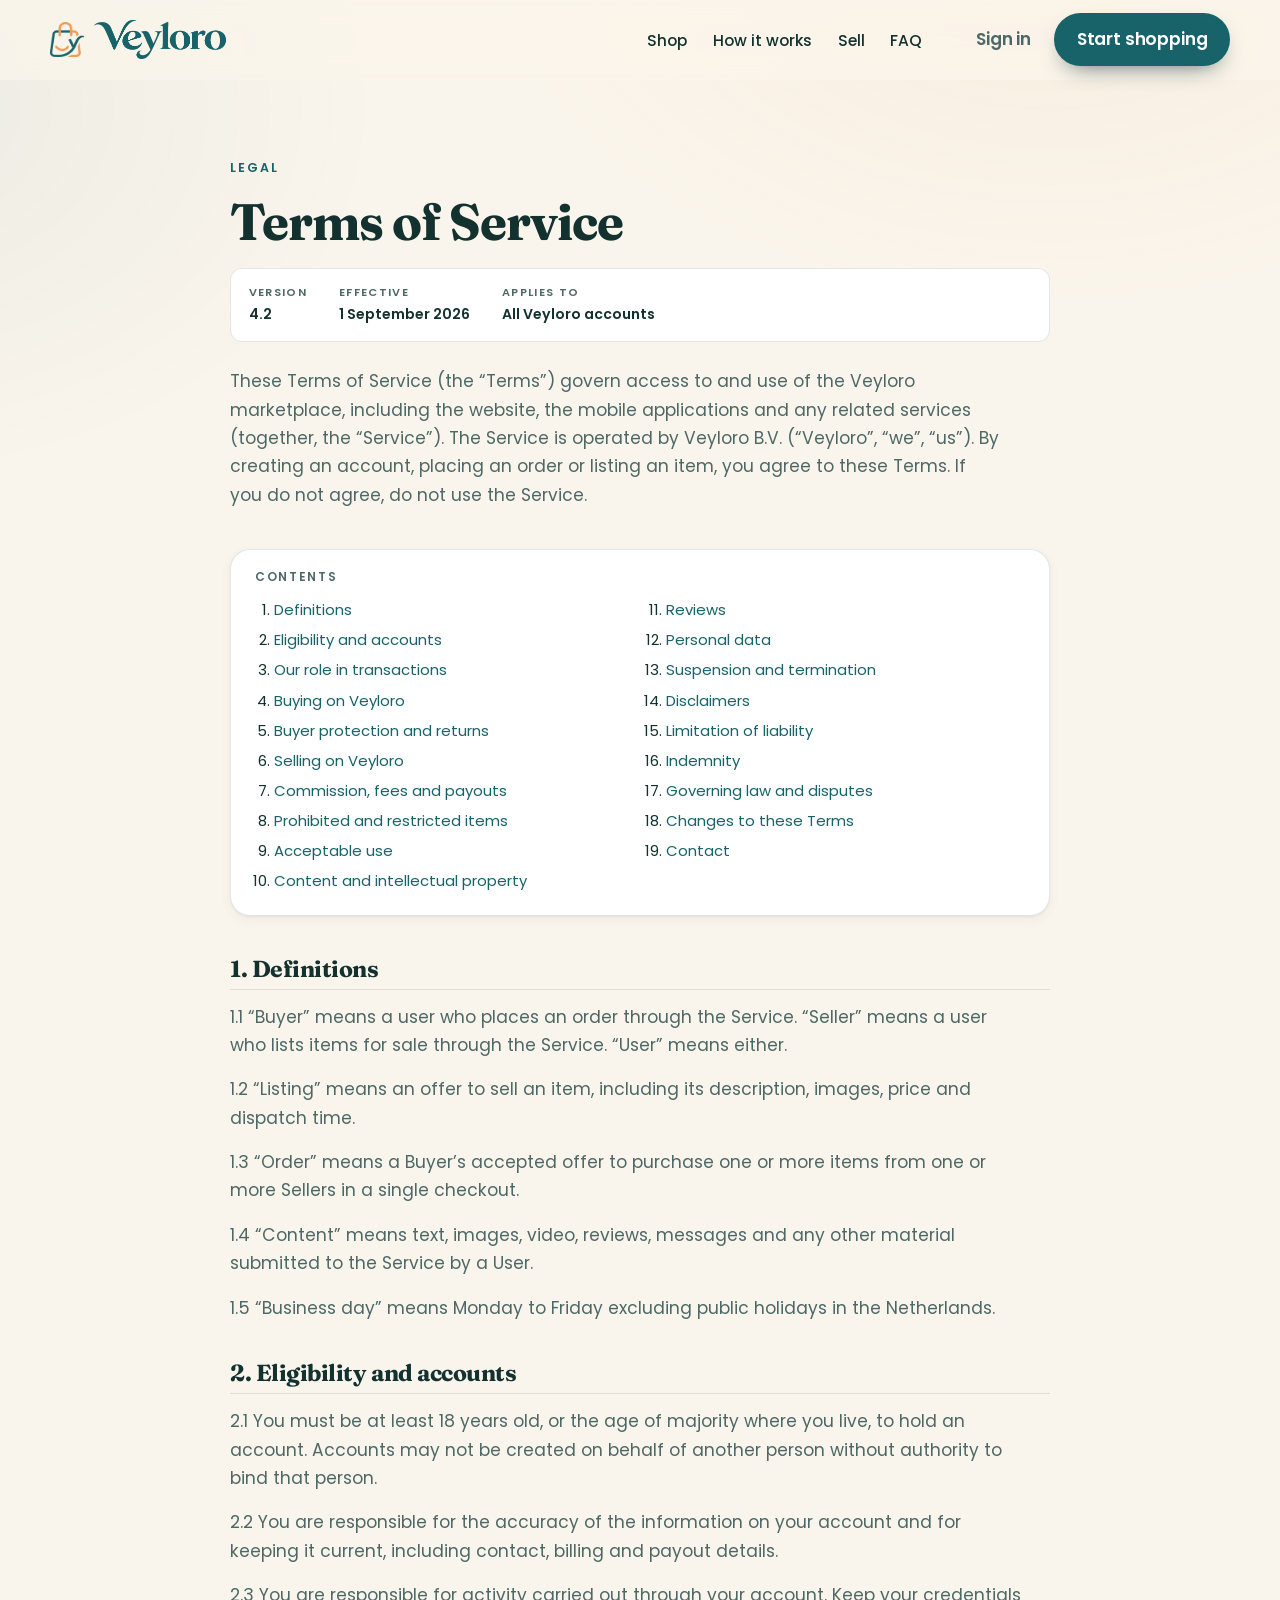
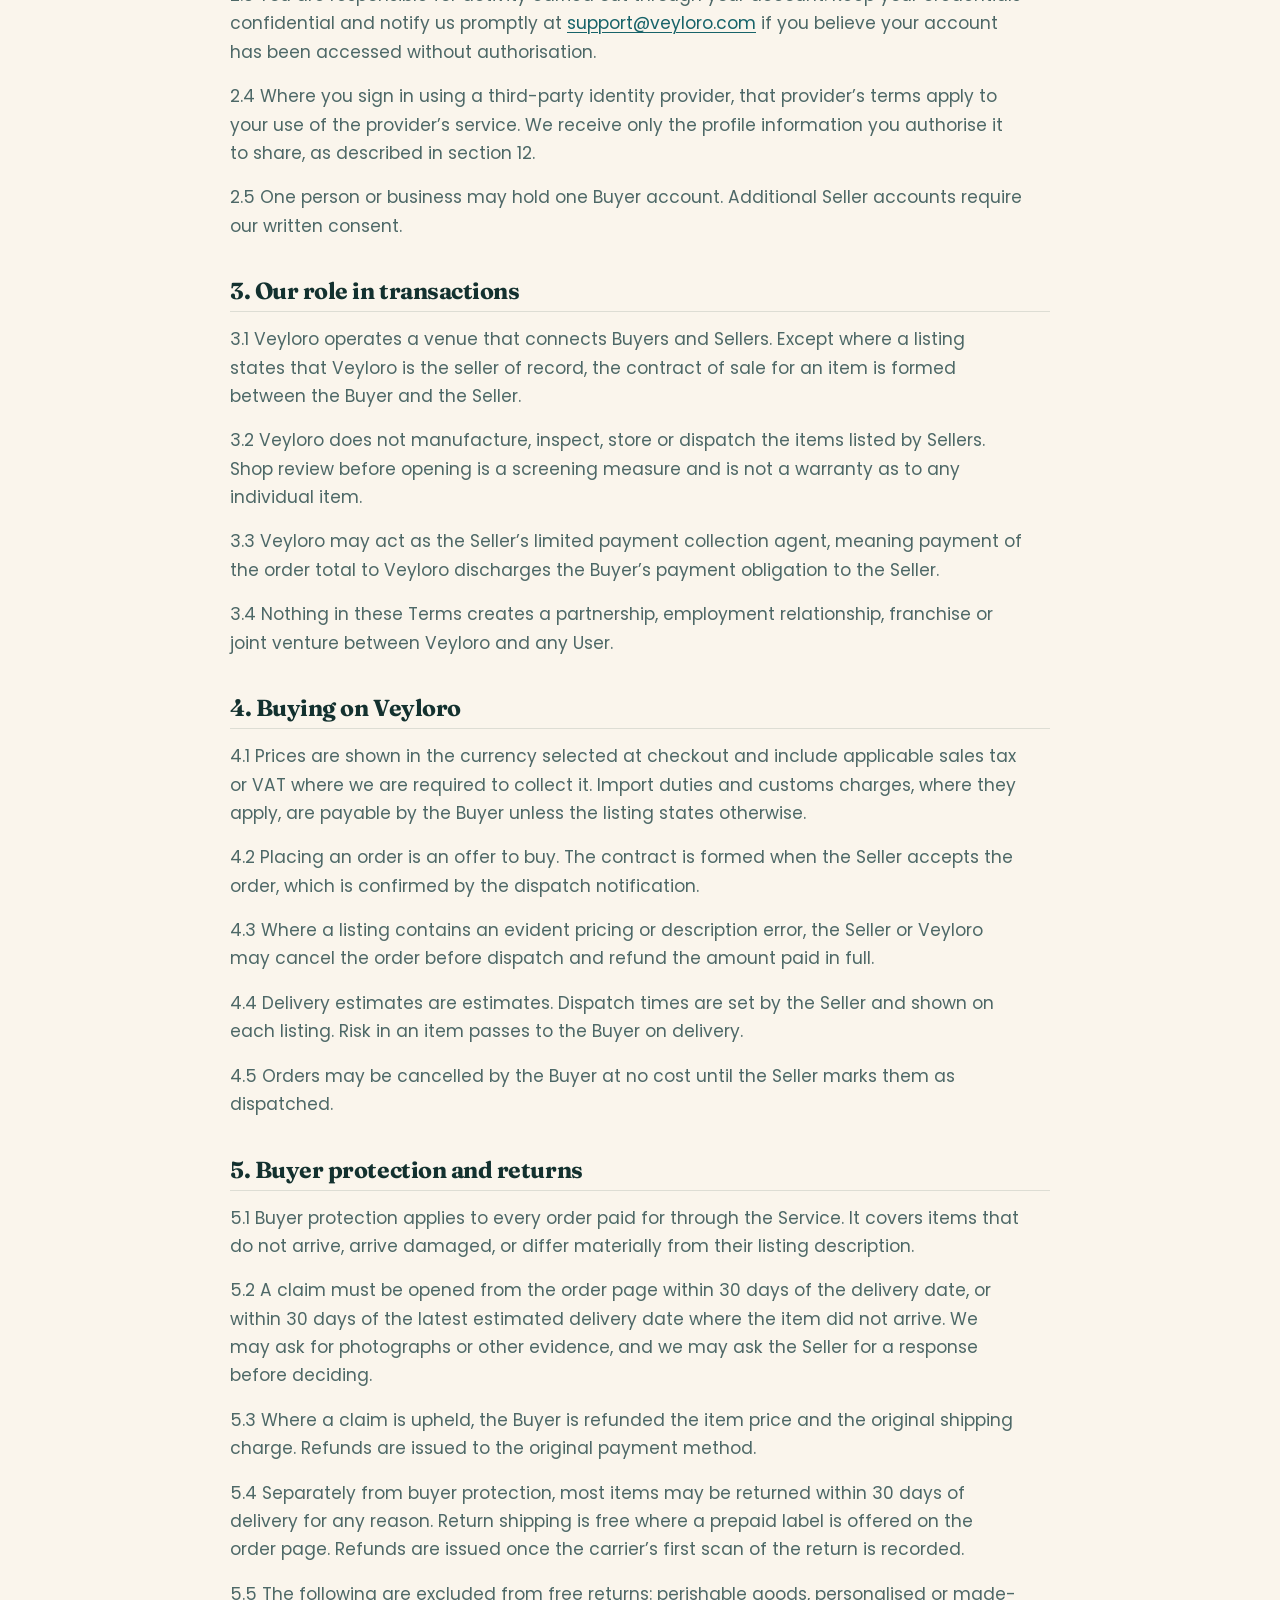
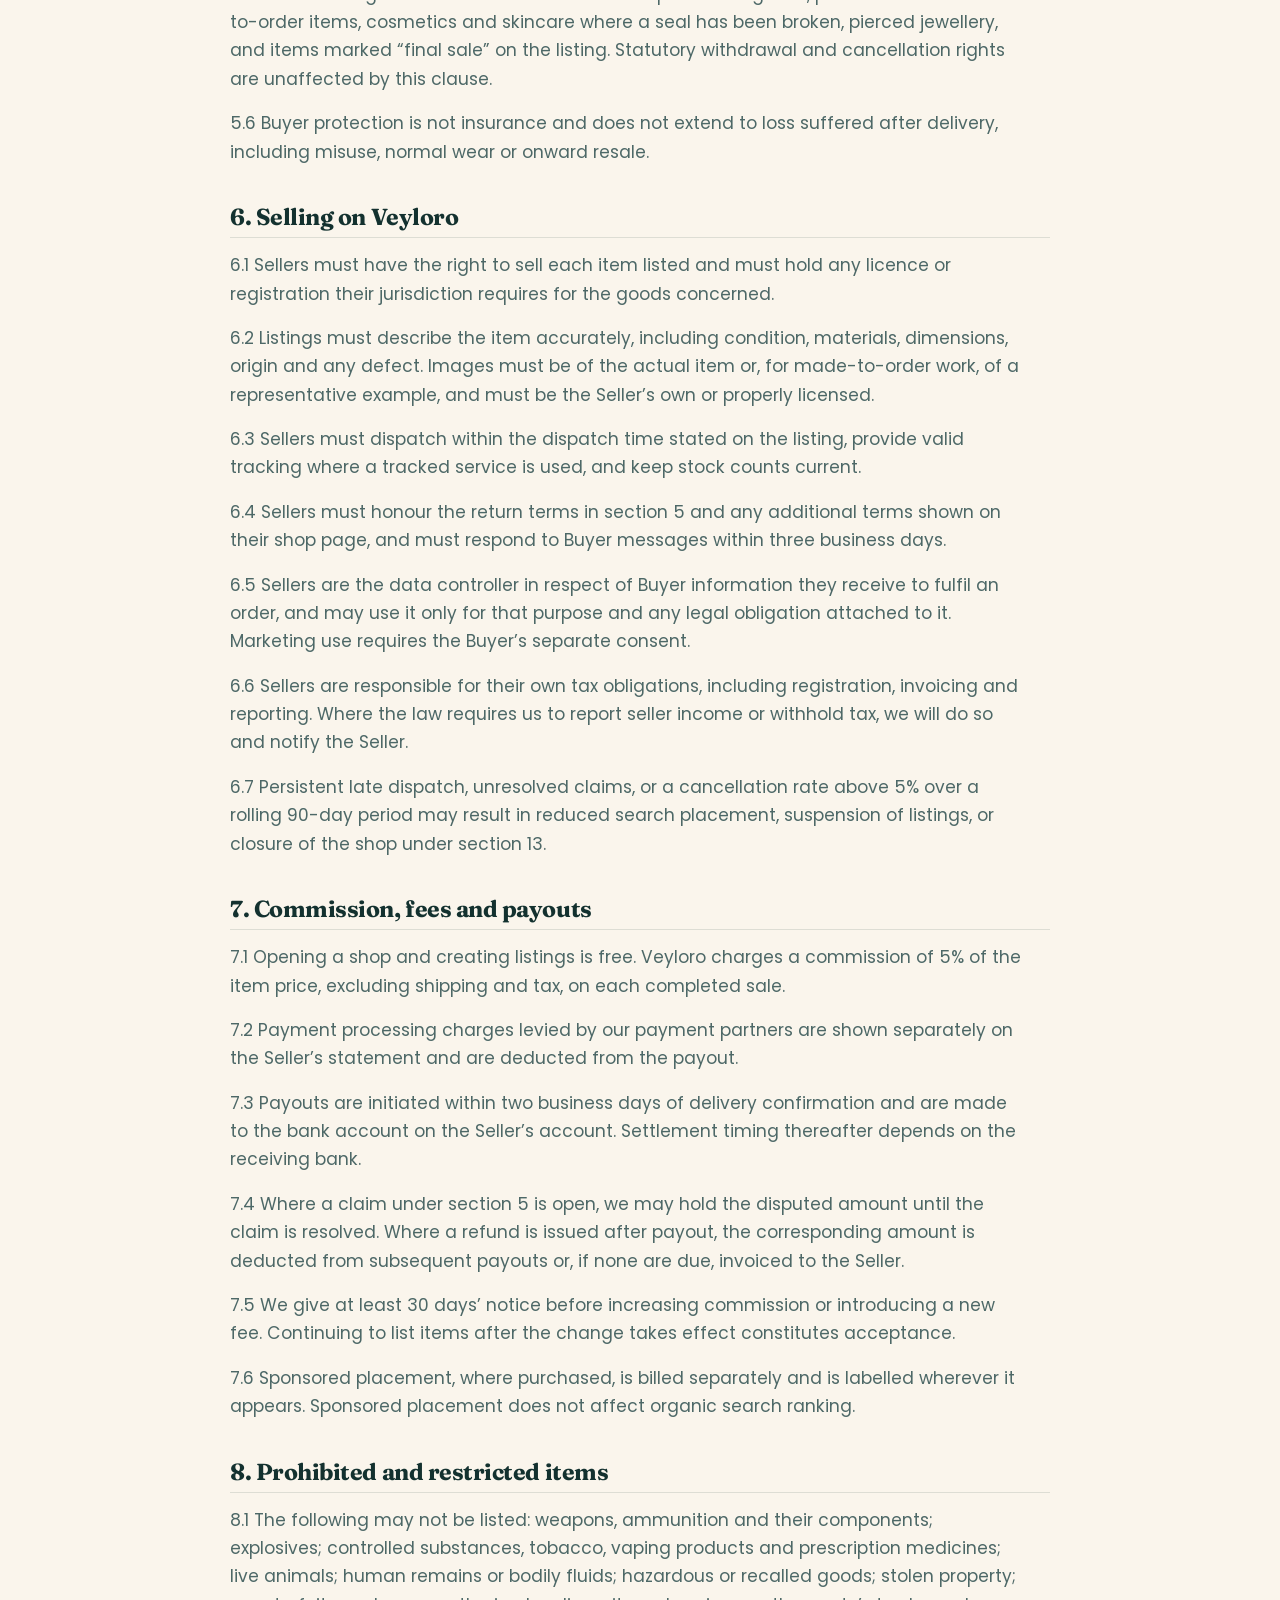
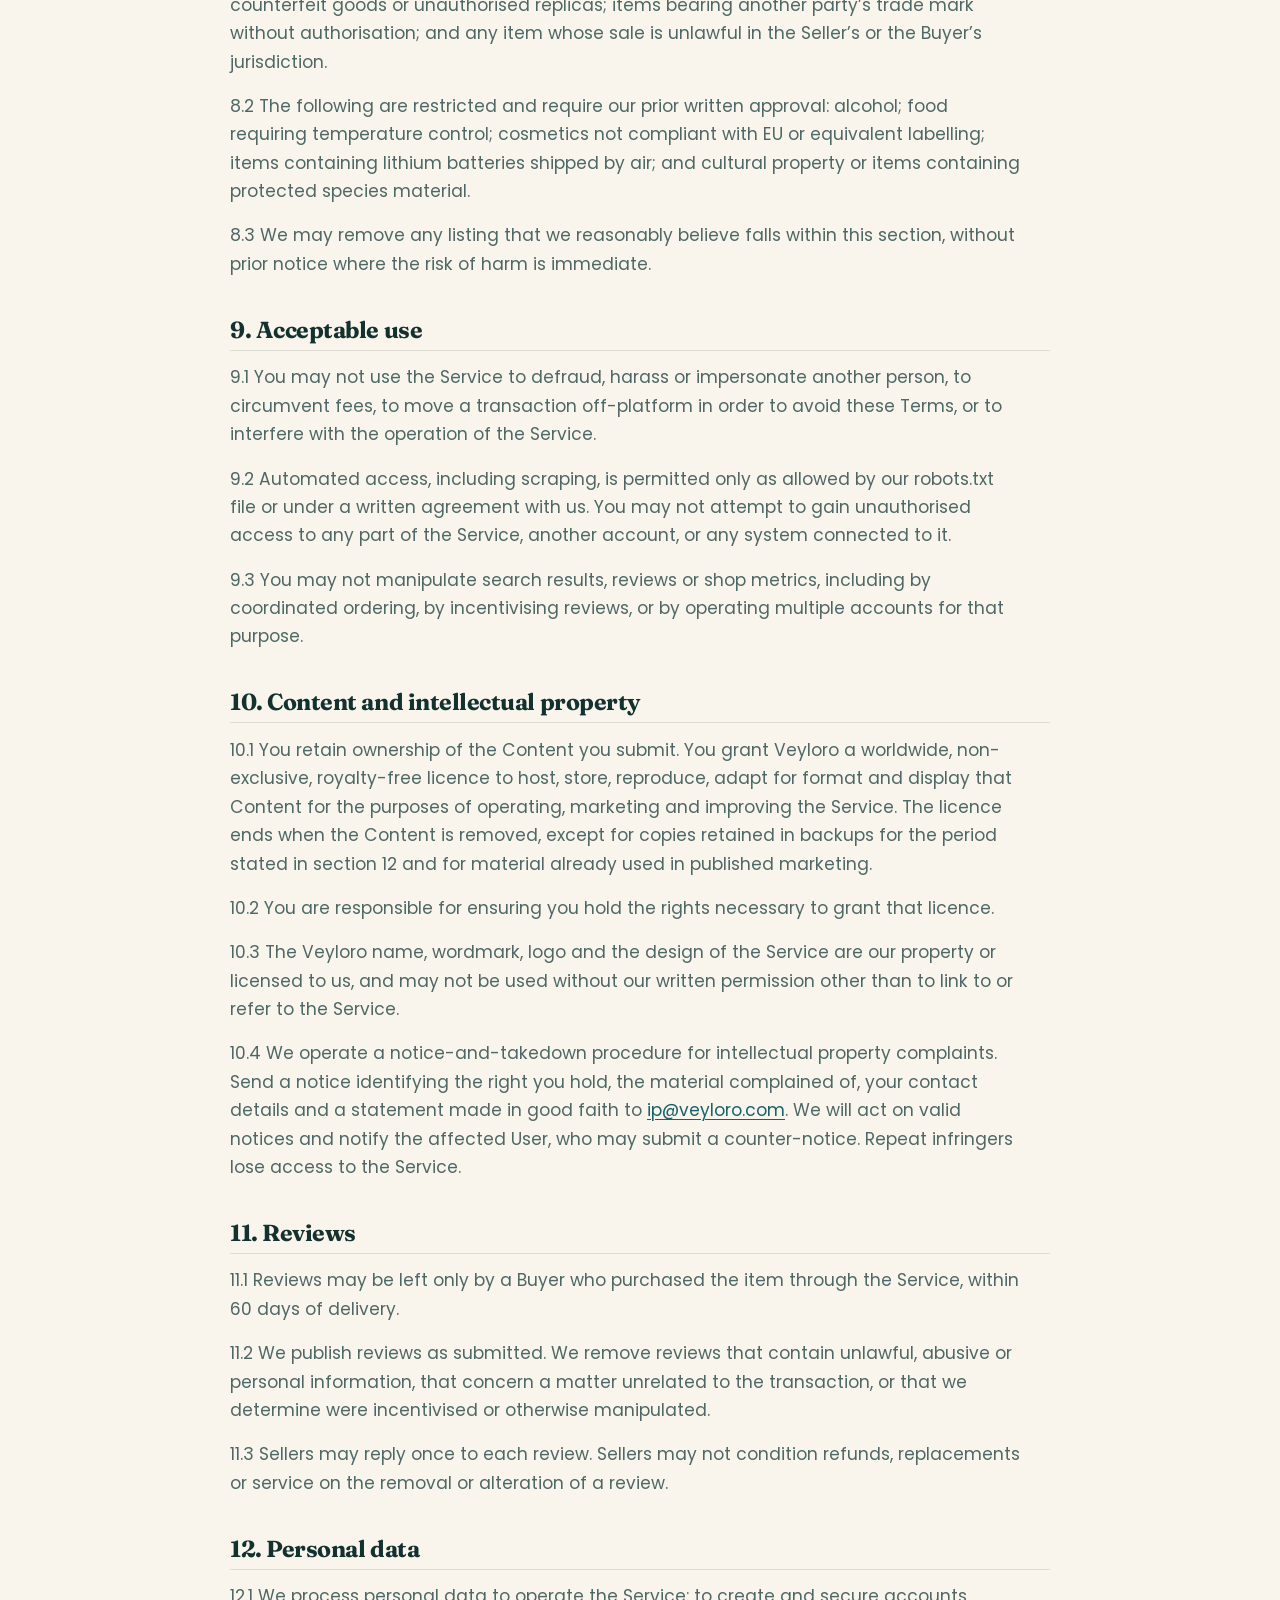
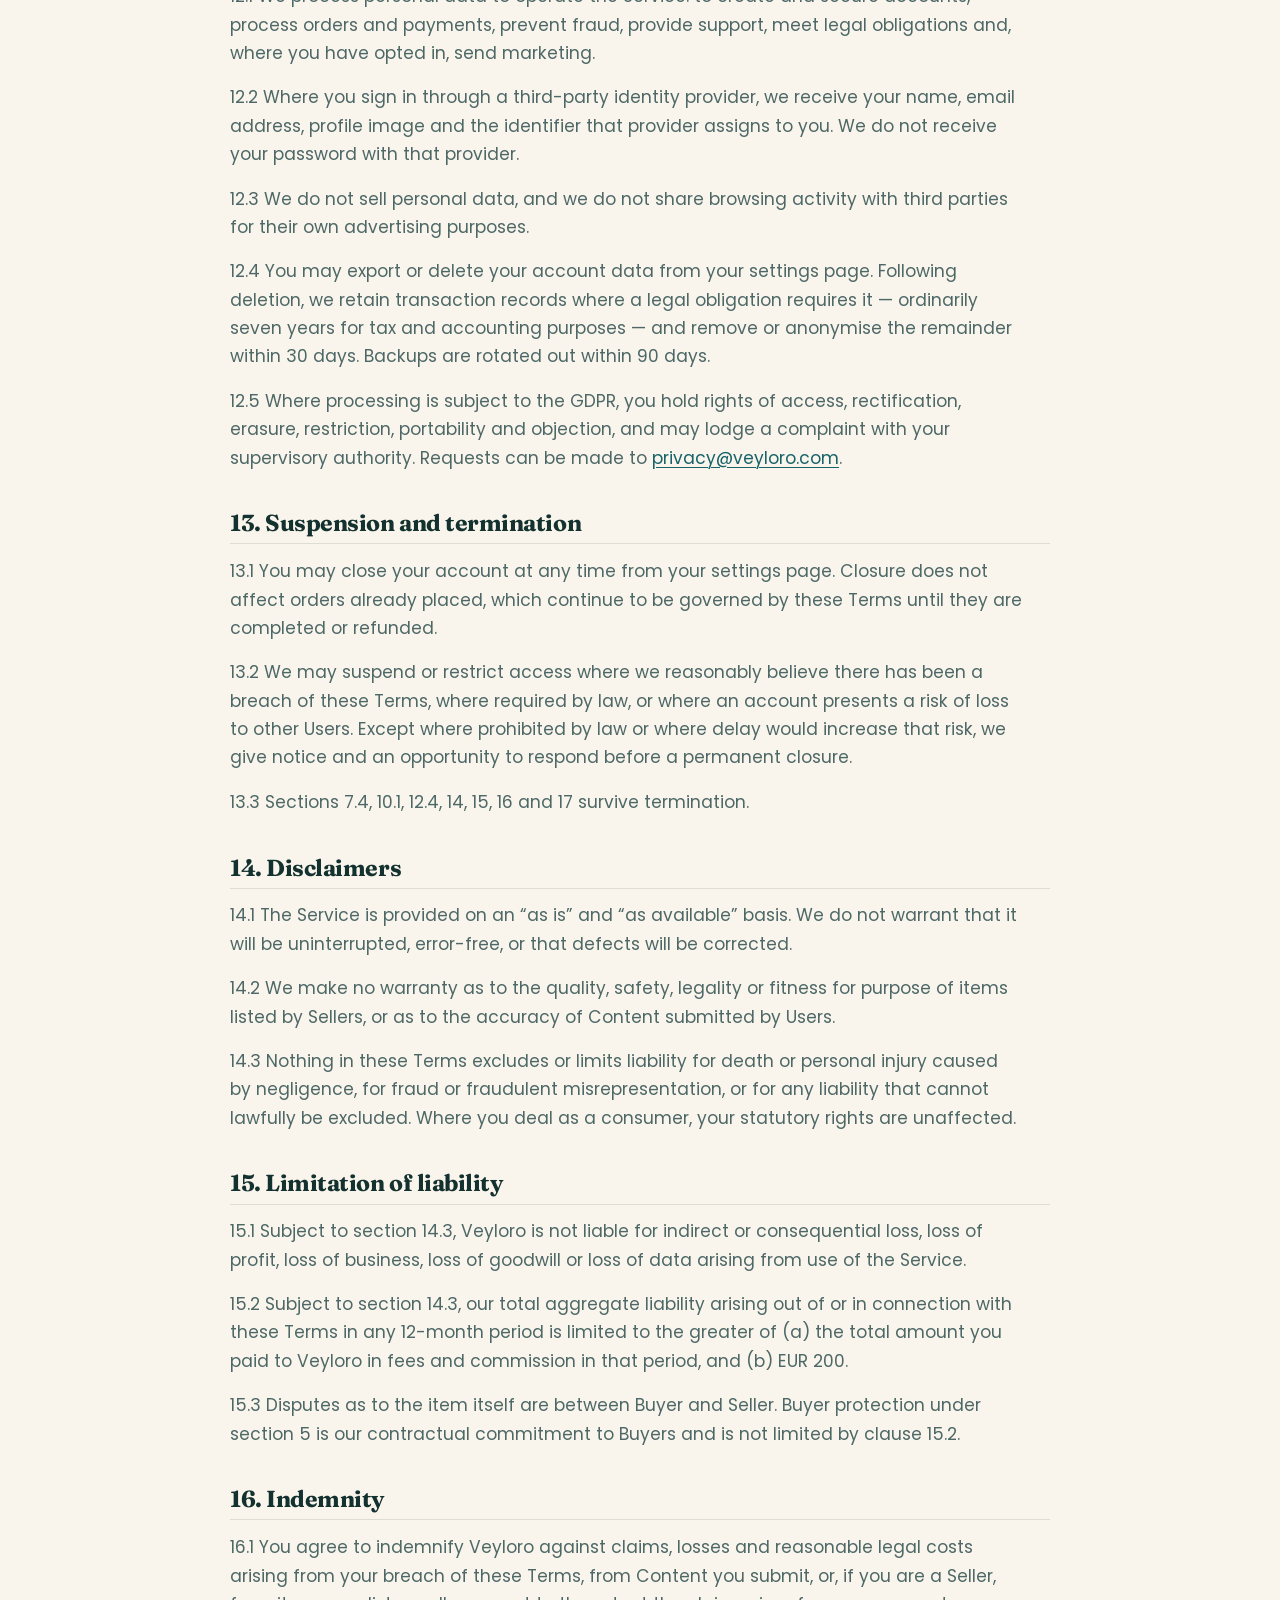
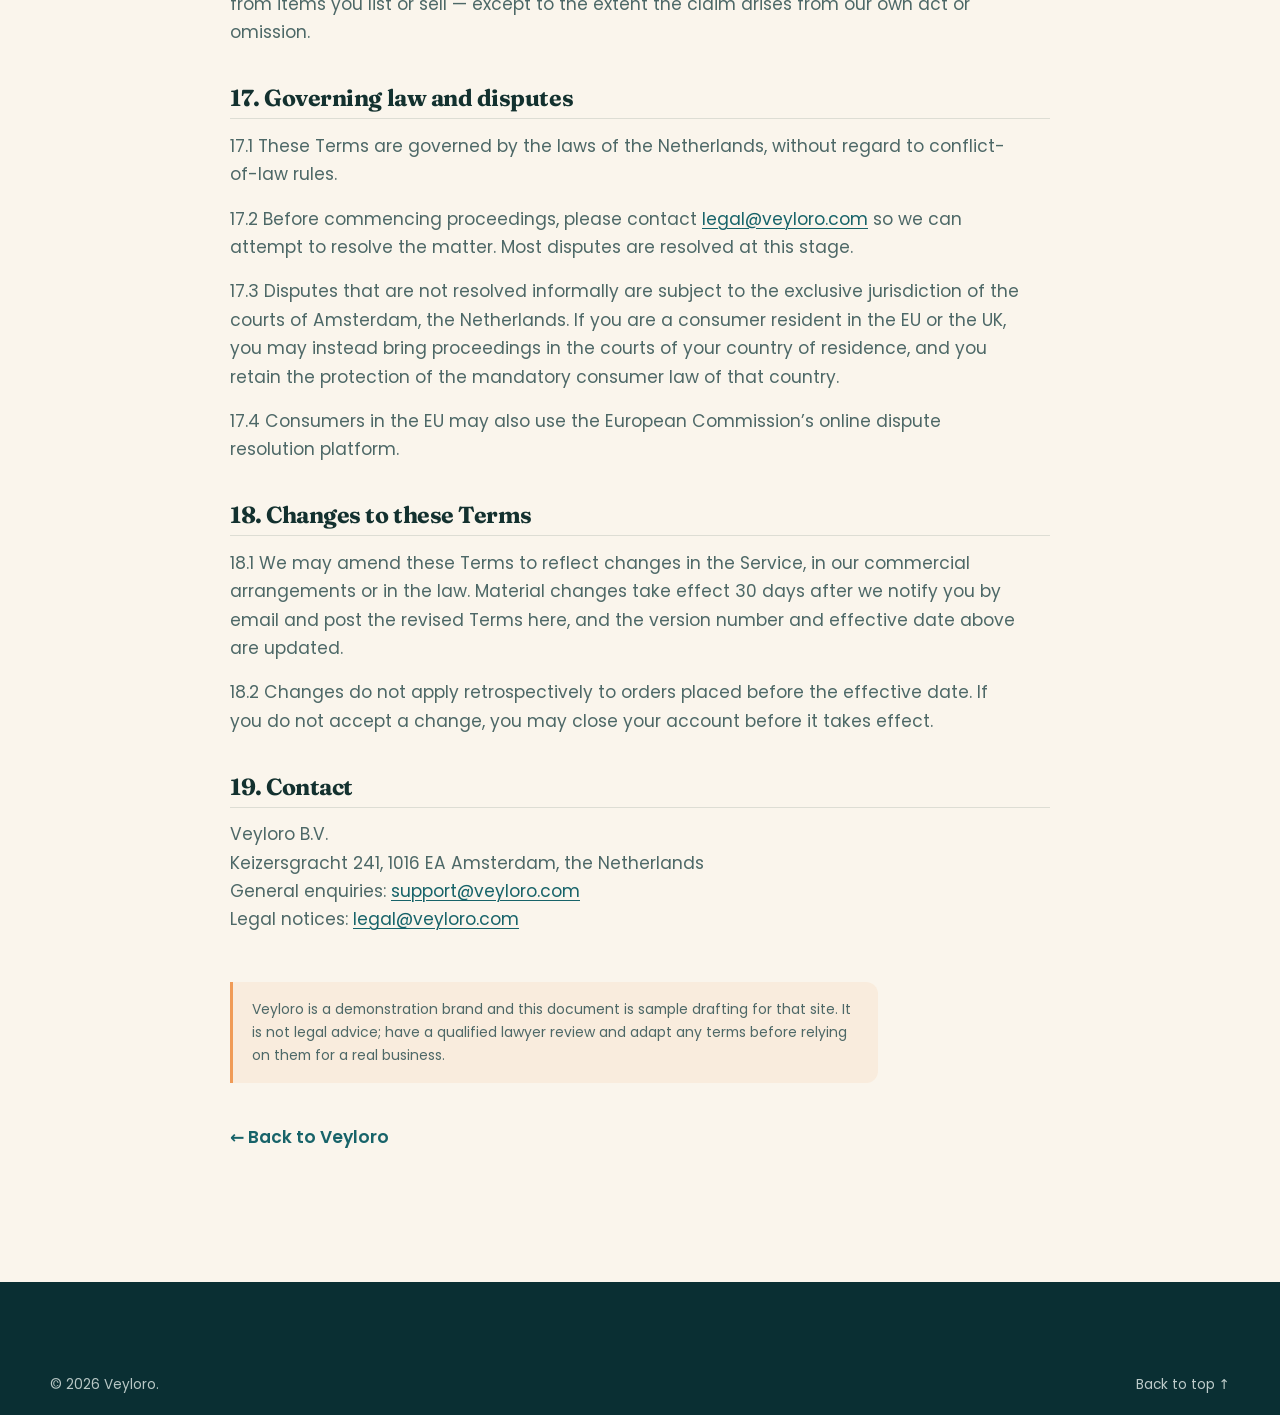
<file: terms.html>
<!DOCTYPE html>
<html lang="en" class="no-js">
<head>
<meta charset="utf-8">
<meta name="viewport" content="width=device-width, initial-scale=1">
<title>Terms of Service — Veyloro</title>
<meta name="description" content="The Terms of Service governing use of the Veyloro marketplace: accounts, orders, buyer protection, seller commission and payouts, prohibited items, liability and dispute resolution.">
<meta name="robots" content="index, follow">
<meta name="theme-color" content="#176369" media="(prefers-color-scheme: light)">
<meta name="theme-color" content="#0a2f33" media="(prefers-color-scheme: dark)">
<link rel="canonical" href="https://hmarucheck.github.io/test-website-1/terms.html">
<meta property="og:type" content="article">
<meta property="og:site_name" content="Veyloro">
<meta property="og:title" content="Terms of Service — Veyloro">
<meta property="og:description" content="The agreement between Veyloro and the people who buy and sell on the marketplace.">
<meta property="og:url" content="https://hmarucheck.github.io/test-website-1/terms.html">
<meta property="og:image" content="https://hmarucheck.github.io/test-website-1/assets/veyloro-og.jpg">

<link rel="icon" href="assets/favicon.ico" sizes="any">
<link rel="apple-touch-icon" href="assets/apple-touch-icon.png">
<link rel="manifest" href="site.webmanifest">
<link rel="preconnect" href="https://fonts.googleapis.com">
<link rel="preconnect" href="https://fonts.gstatic.com" crossorigin>
<link rel="stylesheet" href="https://fonts.googleapis.com/css2?family=Fraunces:ital,opsz,wght@0,9..144,500;0,9..144,700;1,9..144,600&family=Poppins:wght@400;500;600;700&display=swap">
<link rel="stylesheet" href="styles.css">
<script>document.documentElement.classList.remove("no-js");</script>
</head>
<body>
<span id="top" aria-hidden="true"></span>
<a class="skip-link" href="#main">Skip to main content</a>

<header class="site-header" data-header>
  <div class="shell site-header__inner">
    <a class="brand" href="./" aria-label="Veyloro — home">
      <img class="brand__mark" src="assets/veyloro-mark.png" alt="" width="700" height="730" decoding="async">
      <img class="brand__word" src="assets/veyloro-wordmark.png" alt="Veyloro" width="2089" height="630" decoding="async">
    </a>
    <nav class="nav" aria-label="Primary">
      <ul class="nav__list">
        <li><a href="./#categories">Shop</a></li>
        <li><a href="./#how-it-works">How it works</a></li>
        <li><a href="./#sellers">Sell</a></li>
        <li><a href="./#faq">FAQ</a></li>
      </ul>
    </nav>
    <div class="site-header__actions">
      <a class="btn btn--ghost" href="signin.html">Sign in</a>
      <a class="btn btn--primary" href="./#categories">Start shopping</a>
    </div>
  </div>
</header>

<main id="main" class="legal">
  <div class="shell shell--narrow">
    <header class="legal__head">
      <p class="eyebrow">Legal</p>
      <h1>Terms of Service</h1>
      <dl class="legal__meta">
        <div><dt>Version</dt><dd>4.2</dd></div>
        <div><dt>Effective</dt><dd><time datetime="2026-09-01">1 September 2026</time></dd></div>
        <div><dt>Applies to</dt><dd>All Veyloro accounts</dd></div>
      </dl>
      <p class="legal__intro">
        These Terms of Service (the “Terms”) govern access to and use of the Veyloro
        marketplace, including the website, the mobile applications and any related
        services (together, the “Service”). The Service is operated by Veyloro B.V.
        (“Veyloro”, “we”, “us”). By creating an account, placing an order or listing an
        item, you agree to these Terms. If you do not agree, do not use the Service.
      </p>
    </header>

    <nav class="legal__toc" aria-label="Contents">
      <h2>Contents</h2>
      <ol>
        <li><a href="#s1">Definitions</a></li>
        <li><a href="#s2">Eligibility and accounts</a></li>
        <li><a href="#s3">Our role in transactions</a></li>
        <li><a href="#s4">Buying on Veyloro</a></li>
        <li><a href="#s5">Buyer protection and returns</a></li>
        <li><a href="#s6">Selling on Veyloro</a></li>
        <li><a href="#s7">Commission, fees and payouts</a></li>
        <li><a href="#s8">Prohibited and restricted items</a></li>
        <li><a href="#s9">Acceptable use</a></li>
        <li><a href="#s10">Content and intellectual property</a></li>
        <li><a href="#s11">Reviews</a></li>
        <li><a href="#s12">Personal data</a></li>
        <li><a href="#s13">Suspension and termination</a></li>
        <li><a href="#s14">Disclaimers</a></li>
        <li><a href="#s15">Limitation of liability</a></li>
        <li><a href="#s16">Indemnity</a></li>
        <li><a href="#s17">Governing law and disputes</a></li>
        <li><a href="#s18">Changes to these Terms</a></li>
        <li><a href="#s19">Contact</a></li>
      </ol>
    </nav>

    <article class="legal__body">

      <section id="s1">
        <h2>1. Definitions</h2>
        <p>1.1 “Buyer” means a user who places an order through the Service. “Seller” means a user who lists items for sale through the Service. “User” means either.</p>
        <p>1.2 “Listing” means an offer to sell an item, including its description, images, price and dispatch time.</p>
        <p>1.3 “Order” means a Buyer’s accepted offer to purchase one or more items from one or more Sellers in a single checkout.</p>
        <p>1.4 “Content” means text, images, video, reviews, messages and any other material submitted to the Service by a User.</p>
        <p>1.5 “Business day” means Monday to Friday excluding public holidays in the Netherlands.</p>
      </section>

      <section id="s2">
        <h2>2. Eligibility and accounts</h2>
        <p>2.1 You must be at least 18 years old, or the age of majority where you live, to hold an account. Accounts may not be created on behalf of another person without authority to bind that person.</p>
        <p>2.2 You are responsible for the accuracy of the information on your account and for keeping it current, including contact, billing and payout details.</p>
        <p>2.3 You are responsible for activity carried out through your account. Keep your credentials confidential and notify us promptly at <a href="mailto:support@veyloro.com">support@veyloro.com</a> if you believe your account has been accessed without authorisation.</p>
        <p>2.4 Where you sign in using a third-party identity provider, that provider’s terms apply to your use of the provider’s service. We receive only the profile information you authorise it to share, as described in section 12.</p>
        <p>2.5 One person or business may hold one Buyer account. Additional Seller accounts require our written consent.</p>
      </section>

      <section id="s3">
        <h2>3. Our role in transactions</h2>
        <p>3.1 Veyloro operates a venue that connects Buyers and Sellers. Except where a listing states that Veyloro is the seller of record, the contract of sale for an item is formed between the Buyer and the Seller.</p>
        <p>3.2 Veyloro does not manufacture, inspect, store or dispatch the items listed by Sellers. Shop review before opening is a screening measure and is not a warranty as to any individual item.</p>
        <p>3.3 Veyloro may act as the Seller’s limited payment collection agent, meaning payment of the order total to Veyloro discharges the Buyer’s payment obligation to the Seller.</p>
        <p>3.4 Nothing in these Terms creates a partnership, employment relationship, franchise or joint venture between Veyloro and any User.</p>
      </section>

      <section id="s4">
        <h2>4. Buying on Veyloro</h2>
        <p>4.1 Prices are shown in the currency selected at checkout and include applicable sales tax or VAT where we are required to collect it. Import duties and customs charges, where they apply, are payable by the Buyer unless the listing states otherwise.</p>
        <p>4.2 Placing an order is an offer to buy. The contract is formed when the Seller accepts the order, which is confirmed by the dispatch notification.</p>
        <p>4.3 Where a listing contains an evident pricing or description error, the Seller or Veyloro may cancel the order before dispatch and refund the amount paid in full.</p>
        <p>4.4 Delivery estimates are estimates. Dispatch times are set by the Seller and shown on each listing. Risk in an item passes to the Buyer on delivery.</p>
        <p>4.5 Orders may be cancelled by the Buyer at no cost until the Seller marks them as dispatched.</p>
      </section>

      <section id="s5">
        <h2>5. Buyer protection and returns</h2>
        <p>5.1 Buyer protection applies to every order paid for through the Service. It covers items that do not arrive, arrive damaged, or differ materially from their listing description.</p>
        <p>5.2 A claim must be opened from the order page within 30 days of the delivery date, or within 30 days of the latest estimated delivery date where the item did not arrive. We may ask for photographs or other evidence, and we may ask the Seller for a response before deciding.</p>
        <p>5.3 Where a claim is upheld, the Buyer is refunded the item price and the original shipping charge. Refunds are issued to the original payment method.</p>
        <p>5.4 Separately from buyer protection, most items may be returned within 30 days of delivery for any reason. Return shipping is free where a prepaid label is offered on the order page. Refunds are issued once the carrier’s first scan of the return is recorded.</p>
        <p>5.5 The following are excluded from free returns: perishable goods, personalised or made-to-order items, cosmetics and skincare where a seal has been broken, pierced jewellery, and items marked “final sale” on the listing. Statutory withdrawal and cancellation rights are unaffected by this clause.</p>
        <p>5.6 Buyer protection is not insurance and does not extend to loss suffered after delivery, including misuse, normal wear or onward resale.</p>
      </section>

      <section id="s6">
        <h2>6. Selling on Veyloro</h2>
        <p>6.1 Sellers must have the right to sell each item listed and must hold any licence or registration their jurisdiction requires for the goods concerned.</p>
        <p>6.2 Listings must describe the item accurately, including condition, materials, dimensions, origin and any defect. Images must be of the actual item or, for made-to-order work, of a representative example, and must be the Seller’s own or properly licensed.</p>
        <p>6.3 Sellers must dispatch within the dispatch time stated on the listing, provide valid tracking where a tracked service is used, and keep stock counts current.</p>
        <p>6.4 Sellers must honour the return terms in section 5 and any additional terms shown on their shop page, and must respond to Buyer messages within three business days.</p>
        <p>6.5 Sellers are the data controller in respect of Buyer information they receive to fulfil an order, and may use it only for that purpose and any legal obligation attached to it. Marketing use requires the Buyer’s separate consent.</p>
        <p>6.6 Sellers are responsible for their own tax obligations, including registration, invoicing and reporting. Where the law requires us to report seller income or withhold tax, we will do so and notify the Seller.</p>
        <p>6.7 Persistent late dispatch, unresolved claims, or a cancellation rate above 5% over a rolling 90-day period may result in reduced search placement, suspension of listings, or closure of the shop under section 13.</p>
      </section>

      <section id="s7">
        <h2>7. Commission, fees and payouts</h2>
        <p>7.1 Opening a shop and creating listings is free. Veyloro charges a commission of 5% of the item price, excluding shipping and tax, on each completed sale.</p>
        <p>7.2 Payment processing charges levied by our payment partners are shown separately on the Seller’s statement and are deducted from the payout.</p>
        <p>7.3 Payouts are initiated within two business days of delivery confirmation and are made to the bank account on the Seller’s account. Settlement timing thereafter depends on the receiving bank.</p>
        <p>7.4 Where a claim under section 5 is open, we may hold the disputed amount until the claim is resolved. Where a refund is issued after payout, the corresponding amount is deducted from subsequent payouts or, if none are due, invoiced to the Seller.</p>
        <p>7.5 We give at least 30 days’ notice before increasing commission or introducing a new fee. Continuing to list items after the change takes effect constitutes acceptance.</p>
        <p>7.6 Sponsored placement, where purchased, is billed separately and is labelled wherever it appears. Sponsored placement does not affect organic search ranking.</p>
      </section>

      <section id="s8">
        <h2>8. Prohibited and restricted items</h2>
        <p>8.1 The following may not be listed: weapons, ammunition and their components; explosives; controlled substances, tobacco, vaping products and prescription medicines; live animals; human remains or bodily fluids; hazardous or recalled goods; stolen property; counterfeit goods or unauthorised replicas; items bearing another party’s trade mark without authorisation; and any item whose sale is unlawful in the Seller’s or the Buyer’s jurisdiction.</p>
        <p>8.2 The following are restricted and require our prior written approval: alcohol; food requiring temperature control; cosmetics not compliant with EU or equivalent labelling; items containing lithium batteries shipped by air; and cultural property or items containing protected species material.</p>
        <p>8.3 We may remove any listing that we reasonably believe falls within this section, without prior notice where the risk of harm is immediate.</p>
      </section>

      <section id="s9">
        <h2>9. Acceptable use</h2>
        <p>9.1 You may not use the Service to defraud, harass or impersonate another person, to circumvent fees, to move a transaction off-platform in order to avoid these Terms, or to interfere with the operation of the Service.</p>
        <p>9.2 Automated access, including scraping, is permitted only as allowed by our robots.txt file or under a written agreement with us. You may not attempt to gain unauthorised access to any part of the Service, another account, or any system connected to it.</p>
        <p>9.3 You may not manipulate search results, reviews or shop metrics, including by coordinated ordering, by incentivising reviews, or by operating multiple accounts for that purpose.</p>
      </section>

      <section id="s10">
        <h2>10. Content and intellectual property</h2>
        <p>10.1 You retain ownership of the Content you submit. You grant Veyloro a worldwide, non-exclusive, royalty-free licence to host, store, reproduce, adapt for format and display that Content for the purposes of operating, marketing and improving the Service. The licence ends when the Content is removed, except for copies retained in backups for the period stated in section 12 and for material already used in published marketing.</p>
        <p>10.2 You are responsible for ensuring you hold the rights necessary to grant that licence.</p>
        <p>10.3 The Veyloro name, wordmark, logo and the design of the Service are our property or licensed to us, and may not be used without our written permission other than to link to or refer to the Service.</p>
        <p>10.4 We operate a notice-and-takedown procedure for intellectual property complaints. Send a notice identifying the right you hold, the material complained of, your contact details and a statement made in good faith to <a href="mailto:ip@veyloro.com">ip@veyloro.com</a>. We will act on valid notices and notify the affected User, who may submit a counter-notice. Repeat infringers lose access to the Service.</p>
      </section>

      <section id="s11">
        <h2>11. Reviews</h2>
        <p>11.1 Reviews may be left only by a Buyer who purchased the item through the Service, within 60 days of delivery.</p>
        <p>11.2 We publish reviews as submitted. We remove reviews that contain unlawful, abusive or personal information, that concern a matter unrelated to the transaction, or that we determine were incentivised or otherwise manipulated.</p>
        <p>11.3 Sellers may reply once to each review. Sellers may not condition refunds, replacements or service on the removal or alteration of a review.</p>
      </section>

      <section id="s12">
        <h2>12. Personal data</h2>
        <p>12.1 We process personal data to operate the Service: to create and secure accounts, process orders and payments, prevent fraud, provide support, meet legal obligations and, where you have opted in, send marketing.</p>
        <p>12.2 Where you sign in through a third-party identity provider, we receive your name, email address, profile image and the identifier that provider assigns to you. We do not receive your password with that provider.</p>
        <p>12.3 We do not sell personal data, and we do not share browsing activity with third parties for their own advertising purposes.</p>
        <p>12.4 You may export or delete your account data from your settings page. Following deletion, we retain transaction records where a legal obligation requires it — ordinarily seven years for tax and accounting purposes — and remove or anonymise the remainder within 30 days. Backups are rotated out within 90 days.</p>
        <p>12.5 Where processing is subject to the GDPR, you hold rights of access, rectification, erasure, restriction, portability and objection, and may lodge a complaint with your supervisory authority. Requests can be made to <a href="mailto:privacy@veyloro.com">privacy@veyloro.com</a>.</p>
      </section>

      <section id="s13">
        <h2>13. Suspension and termination</h2>
        <p>13.1 You may close your account at any time from your settings page. Closure does not affect orders already placed, which continue to be governed by these Terms until they are completed or refunded.</p>
        <p>13.2 We may suspend or restrict access where we reasonably believe there has been a breach of these Terms, where required by law, or where an account presents a risk of loss to other Users. Except where prohibited by law or where delay would increase that risk, we give notice and an opportunity to respond before a permanent closure.</p>
        <p>13.3 Sections 7.4, 10.1, 12.4, 14, 15, 16 and 17 survive termination.</p>
      </section>

      <section id="s14">
        <h2>14. Disclaimers</h2>
        <p>14.1 The Service is provided on an “as is” and “as available” basis. We do not warrant that it will be uninterrupted, error-free, or that defects will be corrected.</p>
        <p>14.2 We make no warranty as to the quality, safety, legality or fitness for purpose of items listed by Sellers, or as to the accuracy of Content submitted by Users.</p>
        <p>14.3 Nothing in these Terms excludes or limits liability for death or personal injury caused by negligence, for fraud or fraudulent misrepresentation, or for any liability that cannot lawfully be excluded. Where you deal as a consumer, your statutory rights are unaffected.</p>
      </section>

      <section id="s15">
        <h2>15. Limitation of liability</h2>
        <p>15.1 Subject to section 14.3, Veyloro is not liable for indirect or consequential loss, loss of profit, loss of business, loss of goodwill or loss of data arising from use of the Service.</p>
        <p>15.2 Subject to section 14.3, our total aggregate liability arising out of or in connection with these Terms in any 12-month period is limited to the greater of (a) the total amount you paid to Veyloro in fees and commission in that period, and (b) EUR 200.</p>
        <p>15.3 Disputes as to the item itself are between Buyer and Seller. Buyer protection under section 5 is our contractual commitment to Buyers and is not limited by clause 15.2.</p>
      </section>

      <section id="s16">
        <h2>16. Indemnity</h2>
        <p>16.1 You agree to indemnify Veyloro against claims, losses and reasonable legal costs arising from your breach of these Terms, from Content you submit, or, if you are a Seller, from items you list or sell — except to the extent the claim arises from our own act or omission.</p>
      </section>

      <section id="s17">
        <h2>17. Governing law and disputes</h2>
        <p>17.1 These Terms are governed by the laws of the Netherlands, without regard to conflict-of-law rules.</p>
        <p>17.2 Before commencing proceedings, please contact <a href="mailto:legal@veyloro.com">legal@veyloro.com</a> so we can attempt to resolve the matter. Most disputes are resolved at this stage.</p>
        <p>17.3 Disputes that are not resolved informally are subject to the exclusive jurisdiction of the courts of Amsterdam, the Netherlands. If you are a consumer resident in the EU or the UK, you may instead bring proceedings in the courts of your country of residence, and you retain the protection of the mandatory consumer law of that country.</p>
        <p>17.4 Consumers in the EU may also use the European Commission’s online dispute resolution platform.</p>
      </section>

      <section id="s18">
        <h2>18. Changes to these Terms</h2>
        <p>18.1 We may amend these Terms to reflect changes in the Service, in our commercial arrangements or in the law. Material changes take effect 30 days after we notify you by email and post the revised Terms here, and the version number and effective date above are updated.</p>
        <p>18.2 Changes do not apply retrospectively to orders placed before the effective date. If you do not accept a change, you may close your account before it takes effect.</p>
      </section>

      <section id="s19">
        <h2>19. Contact</h2>
        <p>Veyloro B.V.<br>
        Keizersgracht 241, 1016 EA Amsterdam, the Netherlands<br>
        General enquiries: <a href="mailto:support@veyloro.com">support@veyloro.com</a><br>
        Legal notices: <a href="mailto:legal@veyloro.com">legal@veyloro.com</a></p>
      </section>

      <p class="legal__note">
        Veyloro is a demonstration brand and this document is sample drafting for that
        site. It is not legal advice; have a qualified lawyer review and adapt any terms
        before relying on them for a real business.
      </p>
    </article>

    <p class="legal__back"><a href="./">← Back to Veyloro</a></p>
  </div>
</main>

<footer class="site-footer">
  <div class="shell site-footer__base site-footer__base--solo">
    <p>&copy; <span data-year>2026</span> Veyloro.</p>
    <p><a href="#top" data-to-top>Back to top ↑</a></p>
  </div>
</footer>

<script src="main.js" defer></script>
</body>
</html>
</file>
<file: styles.css>
/* ==========================================================================
   Veyloro — a marketplace focused on you
   Design tokens, layout and components. No build step, no framework.
   ========================================================================== */

:root {
  /* Brand palette, sampled from the Veyloro identity artwork */
  --teal-900: #0a2f33;
  --teal-800: #0e4a50;
  --teal-700: #125a60;
  --teal-600: #176369;
  --teal-500: #1f7b81;
  --teal-300: #7cb6b7;
  --teal-100: #d8ebea;

  --orange-600: #e0813c;
  --orange-500: #f09b57;
  --orange-300: #f7c79c;
  --orange-100: #fdeadb;

  --cream-50:  #fdfaf4;
  --cream-100: #faf5ec;
  --cream-200: #f3ead9;
  --sand-300:  #e7d9c2;

  --ink:        #13312f;
  --ink-muted:  #4d6867;
  --line:       rgba(19, 49, 47, .12);

  /* Semantic tokens */
  --bg:          var(--cream-100);
  --bg-elev:     #ffffff;
  --bg-tint:     var(--cream-50);
  --text:        var(--ink);
  --text-muted:  var(--ink-muted);
  --accent:      var(--teal-600);
  --accent-soft: var(--teal-100);
  --pop:         var(--orange-500);
  --border:      var(--line);
  --shadow-sm:   0 1px 2px rgba(10, 47, 51, .06), 0 4px 12px rgba(10, 47, 51, .05);
  --shadow-md:   0 12px 30px -12px rgba(10, 47, 51, .22), 0 2px 8px rgba(10, 47, 51, .06);
  --shadow-lg:   0 40px 80px -40px rgba(10, 47, 51, .45), 0 8px 24px rgba(10, 47, 51, .08);

  --radius-sm: 12px;
  --radius:    20px;
  --radius-lg: 30px;
  --radius-xl: 44px;

  --shell: 1180px;
  --gutter: clamp(1rem, 4vw, 2.5rem);
  --section-y: clamp(4.5rem, 9vw, 8rem);

  --font-display: "Fraunces", "Iowan Old Style", Georgia, "Times New Roman", serif;
  --font-body: "Poppins", ui-sans-serif, system-ui, -apple-system, "Segoe UI", Roboto, Helvetica, Arial, sans-serif;

  --ease: cubic-bezier(.22, .68, 0, 1);
}

@media (prefers-color-scheme: dark) {
  :root {
    --bg:         #071f22;
    --bg-elev:    #0d2e32;
    --bg-tint:    #0a262a;
    --text:       #eaf3f0;
    --text-muted: #a9c6c4;
    --accent:     #4fa8ad;
    --accent-soft: rgba(79, 168, 173, .16);
    --border:     rgba(234, 243, 240, .14);
    --shadow-sm:  0 1px 2px rgba(0, 0, 0, .4);
    --shadow-md:  0 14px 34px -14px rgba(0, 0, 0, .7);
    --shadow-lg:  0 40px 90px -40px rgba(0, 0, 0, .85);
  }
}

/* ---------------------------------------------------------------- base --- */
*, *::before, *::after { box-sizing: border-box; }

html {
  scroll-behavior: smooth;
  scroll-padding-top: 6rem;
  -webkit-text-size-adjust: 100%;
}

body {
  margin: 0;
  background: var(--bg);
  color: var(--text);
  font-family: var(--font-body);
  font-size: clamp(1rem, .96rem + .2vw, 1.075rem);
  line-height: 1.65;
  -webkit-font-smoothing: antialiased;
  overflow-x: hidden;
}

/* Warm paper texture, kept as a gradient so there is no extra request */
body::before {
  content: "";
  position: fixed;
  inset: 0;
  pointer-events: none;
  z-index: 0;
  opacity: .5;
  background:
    radial-gradient(60rem 40rem at 82% -8%, rgba(240, 155, 87, .16), transparent 60%),
    radial-gradient(52rem 38rem at -10% 12%, rgba(23, 99, 105, .13), transparent 62%);
}
@media (prefers-color-scheme: dark) {
  body::before { opacity: .65; }
}

img, picture, svg { max-width: 100%; display: block; }
img { height: auto; }

h1, h2, h3 {
  font-family: var(--font-display);
  font-weight: 700;
  line-height: 1.08;
  letter-spacing: -.02em;
  margin: 0 0 .5em;
  font-variation-settings: "SOFT" 0, "WONK" 0;
}
h2 { font-size: clamp(1.95rem, 1.2rem + 2.6vw, 3.1rem); }
h3 { font-size: clamp(1.15rem, 1.02rem + .5vw, 1.4rem); letter-spacing: -.01em; }
p  { margin: 0 0 1rem; }

a { color: var(--accent); text-decoration-thickness: 1px; text-underline-offset: 3px; }
a:hover { color: var(--pop); }

:focus-visible {
  outline: 3px solid var(--pop);
  outline-offset: 3px;
  border-radius: 6px;
}

.shell {
  width: min(100% - (var(--gutter) * 2), var(--shell));
  margin-inline: auto;
  position: relative;
  z-index: 1;
}
.shell--narrow { width: min(100% - (var(--gutter) * 2), 820px); }

.visually-hidden {
  position: absolute !important;
  width: 1px; height: 1px;
  padding: 0; margin: -1px;
  overflow: hidden; clip: rect(0 0 0 0); clip-path: inset(50%);
  white-space: nowrap; border: 0;
}

.skip-link {
  position: absolute;
  left: 1rem; top: -4rem;
  z-index: 100;
  background: var(--teal-600);
  color: #fff;
  padding: .7rem 1.1rem;
  border-radius: 0 0 var(--radius-sm) var(--radius-sm);
  font-weight: 600;
  transition: top .2s var(--ease);
}
.skip-link:focus { top: 0; color: #fff; }

/* -------------------------------------------------------------- buttons -- */
.btn {
  --btn-bg: transparent;
  --btn-fg: var(--text);
  display: inline-flex;
  align-items: center;
  justify-content: center;
  gap: .5rem;
  padding: .72rem 1.35rem;
  border: 1px solid transparent;
  border-radius: 999px;
  background: var(--btn-bg);
  color: var(--btn-fg);
  font: inherit;
  font-weight: 600;
  letter-spacing: -.01em;
  text-decoration: none;
  cursor: pointer;
  white-space: nowrap;
  transition: transform .25s var(--ease), box-shadow .25s var(--ease),
              background-color .25s var(--ease), color .25s var(--ease), border-color .25s var(--ease);
}
.btn:hover { transform: translateY(-2px); }
.btn:active { transform: translateY(0); }

.btn--primary {
  --btn-bg: var(--teal-600);
  --btn-fg: #fff;
  box-shadow: 0 10px 24px -12px rgba(10, 47, 51, .8);
}
.btn--primary:hover { --btn-bg: var(--teal-700); color: #fff; box-shadow: 0 16px 30px -14px rgba(10, 47, 51, .9); }

.btn--outline {
  --btn-fg: var(--text);
  border-color: var(--border);
  background: color-mix(in srgb, var(--bg-elev) 70%, transparent);
  backdrop-filter: blur(6px);
}
.btn--outline:hover { border-color: var(--pop); color: var(--text); background: var(--orange-100); }
@media (prefers-color-scheme: dark) {
  .btn--outline:hover { background: rgba(240, 155, 87, .14); }
}

.btn--ghost { --btn-fg: var(--text-muted); padding-inline: .9rem; }
.btn--ghost:hover { --btn-fg: var(--accent); }

.btn--lg { padding: .95rem 1.7rem; font-size: 1.03rem; }
.btn--block { width: 100%; }

.eyebrow {
  display: inline-flex;
  align-items: center;
  gap: .55rem;
  margin: 0 0 1rem;
  font-size: .78rem;
  font-weight: 600;
  letter-spacing: .16em;
  text-transform: uppercase;
  color: var(--accent);
}
.eyebrow__dot {
  width: .5rem; height: .5rem;
  border-radius: 999px;
  background: var(--pop);
  box-shadow: 0 0 0 4px var(--orange-100);
}
@media (prefers-color-scheme: dark) {
  .eyebrow__dot { box-shadow: 0 0 0 4px rgba(240, 155, 87, .2); }
}

/* --------------------------------------------------------------- header -- */
.site-header {
  position: sticky;
  top: 0;
  z-index: 50;
  background: color-mix(in srgb, var(--bg) 78%, transparent);
  backdrop-filter: blur(14px) saturate(140%);
  border-bottom: 1px solid transparent;
  transition: border-color .3s var(--ease), background-color .3s var(--ease), box-shadow .3s var(--ease);
}
.site-header.is-stuck {
  border-bottom-color: var(--border);
  box-shadow: var(--shadow-sm);
}
.site-header__inner {
  display: flex;
  align-items: center;
  gap: clamp(1rem, 3vw, 2.5rem);
  padding-block: .8rem;
}

.brand {
  display: inline-flex;
  align-items: center;
  gap: .6rem;
  text-decoration: none;
  flex: 0 0 auto;
}
.brand__mark { width: 34px; height: auto; }
.brand__word { width: clamp(100px, 11vw, 132px); height: auto; }
@media (prefers-color-scheme: dark) {
  .brand__word { filter: brightness(0) invert(1); opacity: .95; }
}

.nav { margin-inline-start: auto; }
.nav__list {
  display: flex;
  align-items: center;
  gap: clamp(.9rem, 2vw, 1.9rem);
  margin: 0; padding: 0;
  list-style: none;
}
.nav__list a {
  position: relative;
  color: var(--text);
  text-decoration: none;
  font-weight: 500;
  font-size: .97rem;
  padding-block: .3rem;
}
.nav__list a::after {
  content: "";
  position: absolute;
  left: 0; right: 100%; bottom: 0;
  height: 2px;
  border-radius: 2px;
  background: var(--pop);
  transition: right .3s var(--ease);
}
.nav__list a:hover::after, .nav__list a:focus-visible::after { right: 0; }

.site-header__actions { display: flex; align-items: center; gap: .5rem; }

.nav-toggle {
  display: none;
  margin-inline-start: auto;
  width: 44px; height: 44px;
  padding: 0;
  border: 1px solid var(--border);
  border-radius: 12px;
  background: var(--bg-elev);
  cursor: pointer;
}
.nav-toggle__bar {
  display: block;
  width: 18px; height: 2px;
  margin: 3.5px auto;
  border-radius: 2px;
  background: var(--text);
  transition: transform .3s var(--ease), opacity .2s var(--ease);
}
.nav-toggle[aria-expanded="true"] .nav-toggle__bar:nth-child(1) { transform: translateY(5.5px) rotate(45deg); }
.nav-toggle[aria-expanded="true"] .nav-toggle__bar:nth-child(2) { opacity: 0; }
.nav-toggle[aria-expanded="true"] .nav-toggle__bar:nth-child(3) { transform: translateY(-5.5px) rotate(-45deg); }

.mobile-nav {
  padding: .5rem var(--gutter) 1.5rem;
  border-top: 1px solid var(--border);
  background: var(--bg-elev);
}
.mobile-nav[hidden] { display: none; }
.mobile-nav ul { list-style: none; margin: 0 0 1rem; padding: 0; }
.mobile-nav li + li { border-top: 1px solid var(--border); }
.mobile-nav a {
  display: block;
  padding: .85rem .25rem;
  color: var(--text);
  text-decoration: none;
  font-weight: 500;
}

@media (max-width: 900px) {
  .nav, .site-header__actions { display: none; }
  .nav-toggle { display: block; }
}

/* ----------------------------------------------------------------- hero -- */
.hero {
  position: relative;
  padding-top: clamp(2.5rem, 5vw, 4.5rem);
  padding-bottom: clamp(2rem, 4vw, 3rem);
  overflow: clip;
}
.hero__glow {
  position: absolute;
  inset: -20% -10% auto -10%;
  height: 78%;
  background:
    radial-gradient(38rem 26rem at 28% 32%, rgba(23, 99, 105, .20), transparent 70%),
    radial-gradient(34rem 24rem at 76% 18%, rgba(240, 155, 87, .26), transparent 70%);
  filter: blur(6px);
  animation: drift 22s ease-in-out infinite alternate;
  z-index: 0;
}
@keyframes drift {
  from { transform: translate3d(-2%, -1%, 0) scale(1); }
  to   { transform: translate3d(3%, 2%, 0) scale(1.07); }
}

.hero__inner {
  display: grid;
  grid-template-columns: minmax(0, 1fr) minmax(0, 1.04fr);
  align-items: center;
  gap: clamp(2rem, 5vw, 4rem);
}

.hero__title { margin-bottom: 1.1rem; }
.hero__wordmark {
  width: min(100%, 460px);
  height: auto;
  margin-bottom: .7rem;
  animation: rise .9s var(--ease) both;
}
@media (prefers-color-scheme: dark) {
  .hero__wordmark { filter: brightness(0) invert(1); opacity: .96; }
}
.hero__tagline {
  display: block;
  font-family: var(--font-display);
  font-size: clamp(1.5rem, .95rem + 1.9vw, 2.35rem);
  font-weight: 500;
  line-height: 1.15;
  color: var(--text);
  animation: rise .9s .08s var(--ease) both;
}
.hero__tagline em {
  font-style: italic;
  font-weight: 600;
  color: var(--accent);
  position: relative;
  white-space: nowrap;
}
.hero__tagline em {
  background-image: linear-gradient(transparent 58%, rgba(247, 199, 156, .8) 58%, rgba(247, 199, 156, .8) 92%, transparent 92%);
  padding-inline: .06em;
}
@media (prefers-color-scheme: dark) {
  .hero__tagline em {
    background-image: linear-gradient(transparent 58%, rgba(240, 155, 87, .42) 58%, rgba(240, 155, 87, .42) 92%, transparent 92%);
  }
}

.hero__lede {
  max-width: 48ch;
  font-size: clamp(1.02rem, .98rem + .25vw, 1.15rem);
  color: var(--text-muted);
  animation: rise .9s .16s var(--ease) both;
}

.hero__cta {
  display: flex;
  flex-wrap: wrap;
  gap: .8rem;
  margin: 1.6rem 0 1.8rem;
  animation: rise .9s .24s var(--ease) both;
}

.hero__proof {
  display: grid;
  gap: .55rem;
  margin: 0; padding: 0;
  list-style: none;
  font-size: .93rem;
  color: var(--text-muted);
  animation: rise .9s .32s var(--ease) both;
}
.hero__proof li { display: flex; align-items: center; gap: .6rem; }
.hero__proof svg {
  flex: 0 0 auto;
  width: 22px; height: 22px;
  fill: none;
  stroke: var(--accent);
  stroke-width: 1.6;
  stroke-linecap: round;
  stroke-linejoin: round;
}
.hero__proof .tick { stroke: var(--pop); stroke-width: 2; }

@keyframes rise {
  from { opacity: 0; transform: translateY(18px); }
  to   { opacity: 1; transform: none; }
}

/* hero visual ------------------------------------------------------------ */
.hero__visual { position: relative; animation: rise 1s .2s var(--ease) both; }
.hero__frame {
  position: relative;
  margin: 0;
  border-radius: var(--radius-xl);
  overflow: hidden;
  box-shadow: var(--shadow-lg);
  border: 1px solid rgba(255, 255, 255, .6);
  transform: rotate(-1.1deg);
  transition: transform .6s var(--ease);
}
.hero__frame::after {
  content: "";
  position: absolute; inset: 0;
  background: linear-gradient(190deg, rgba(255, 255, 255, .28), transparent 42%);
  pointer-events: none;
}
.hero__frame:hover { transform: rotate(0deg) scale(1.012); }
.hero__frame img { width: 100%; }

.float-card {
  position: absolute;
  display: flex;
  align-items: center;
  gap: .7rem;
  padding: .7rem .95rem;
  border-radius: var(--radius);
  background: color-mix(in srgb, var(--bg-elev) 92%, transparent);
  backdrop-filter: blur(10px);
  border: 1px solid var(--border);
  box-shadow: var(--shadow-md);
  animation: bob 6s ease-in-out infinite;
}
.float-card p { margin: 0; display: grid; line-height: 1.25; }
.float-card strong { font-size: .95rem; }
.float-card span { font-size: .78rem; color: var(--text-muted); }
.float-card--rating { left: clamp(-1.5rem, -2vw, -1rem); bottom: -1.4rem; }
.float-card--ship { right: clamp(-1.25rem, -2vw, -.5rem); top: 8%; animation-delay: -3s; }
.float-card__icon {
  display: grid;
  place-items: center;
  width: 36px; height: 36px;
  border-radius: 12px;
  background: var(--accent-soft);
}
.float-card__icon svg {
  width: 20px; height: 20px;
  fill: none; stroke: var(--accent);
  stroke-width: 1.6; stroke-linecap: round; stroke-linejoin: round;
}
@keyframes bob {
  0%, 100% { transform: translateY(0); }
  50%      { transform: translateY(-9px); }
}

.stars { display: flex; gap: 2px; }
.stars svg { width: 18px; height: 18px; fill: var(--pop); }
.stars--sm svg { width: 15px; height: 15px; }

/* stat bar --------------------------------------------------------------- */
.stat-bar {
  display: grid;
  grid-template-columns: repeat(4, minmax(0, 1fr));
  gap: clamp(.75rem, 2vw, 1.5rem);
  margin-top: clamp(2.5rem, 5vw, 4rem);
  padding: clamp(1.1rem, 2.4vw, 1.6rem) clamp(1rem, 3vw, 2rem);
  list-style: none;
  border-radius: var(--radius-lg);
  background: color-mix(in srgb, var(--bg-elev) 88%, transparent);
  border: 1px solid var(--border);
  box-shadow: var(--shadow-sm);
  text-align: center;
}
.stat-bar li { display: grid; gap: .1rem; }
.stat-bar strong {
  font-family: var(--font-display);
  font-size: clamp(1.4rem, 1rem + 1.5vw, 2.1rem);
  color: var(--accent);
  font-variant-numeric: tabular-nums;
}
.stat-bar span { font-size: .82rem; color: var(--text-muted); }
@media (max-width: 640px) {
  .stat-bar { grid-template-columns: repeat(2, minmax(0, 1fr)); row-gap: 1.2rem; }
}

/* -------------------------------------------------------------- marquee -- */
.marquee {
  margin-block: clamp(2.5rem, 5vw, 4rem);
  padding-block: .85rem;
  border-block: 1px solid var(--border);
  background: color-mix(in srgb, var(--accent) 7%, transparent);
  overflow: hidden;
  -webkit-mask-image: linear-gradient(90deg, transparent, #000 8%, #000 92%, transparent);
          mask-image: linear-gradient(90deg, transparent, #000 8%, #000 92%, transparent);
}
.marquee__track {
  display: flex;
  align-items: center;
  gap: 2rem;
  width: max-content;
  animation: scroll 42s linear infinite;
  font-family: var(--font-display);
  font-size: clamp(1rem, .9rem + .5vw, 1.35rem);
  color: var(--accent);
  white-space: nowrap;
}
.marquee__track span:nth-child(even) { color: var(--pop); font-size: .8em; }
@keyframes scroll {
  from { transform: translateX(0); }
  to   { transform: translateX(-50%); }
}

/* ------------------------------------------------------------- sections -- */
.section { padding-block: var(--section-y); position: relative; }
.section--tinted {
  background: var(--bg-tint);
  border-block: 1px solid var(--border);
}
.section__head { max-width: 62ch; margin-bottom: clamp(2rem, 4vw, 3.25rem); }
.section__lede { color: var(--text-muted); font-size: 1.05rem; margin: 0; }

/* cards ------------------------------------------------------------------ */
.cards {
  display: grid;
  grid-template-columns: repeat(auto-fit, minmax(245px, 1fr));
  gap: clamp(1rem, 2vw, 1.4rem);
  margin: 0; padding: 0;
  list-style: none;
}
.card {
  position: relative;
  padding: 1.5rem 1.4rem 1.35rem;
  border-radius: var(--radius);
  background: var(--bg-elev);
  border: 1px solid var(--border);
  box-shadow: var(--shadow-sm);
  overflow: hidden;
  transition: transform .35s var(--ease), box-shadow .35s var(--ease), border-color .35s var(--ease);
}
.card::before {
  content: "";
  position: absolute;
  inset: auto -30% -60% auto;
  width: 14rem; height: 14rem;
  border-radius: 50%;
  background: radial-gradient(circle, rgba(240, 155, 87, .22), transparent 70%);
  opacity: 0;
  transition: opacity .4s var(--ease);
}
.card:hover {
  transform: translateY(-6px);
  box-shadow: var(--shadow-md);
  border-color: color-mix(in srgb, var(--accent) 40%, transparent);
}
.card:hover::before { opacity: 1; }
.card__icon {
  display: grid;
  place-items: center;
  width: 46px; height: 46px;
  margin-bottom: 1rem;
  border-radius: 14px;
  background: var(--accent-soft);
}
.card__icon svg {
  width: 24px; height: 24px;
  fill: none; stroke: var(--accent);
  stroke-width: 1.5; stroke-linecap: round; stroke-linejoin: round;
}
.card { display: flex; flex-direction: column; }
.card h3 { margin-bottom: .35rem; }
.card p { color: var(--text-muted); font-size: .94rem; margin-bottom: .9rem; }
.card__meta {
  margin-top: auto;
  font-size: .78rem;
  font-weight: 600;
  letter-spacing: .08em;
  text-transform: uppercase;
  color: var(--pop);
}

/* steps ------------------------------------------------------------------ */
.steps {
  display: grid;
  grid-template-columns: repeat(auto-fit, minmax(260px, 1fr));
  gap: clamp(1.2rem, 3vw, 2.2rem);
  margin: 0; padding: 0;
  list-style: none;
  counter-reset: step;
}
.step {
  position: relative;
  padding: 2.2rem 1.5rem 1.6rem;
  border-radius: var(--radius);
  background: var(--bg-elev);
  border: 1px solid var(--border);
  box-shadow: var(--shadow-sm);
}
.step__num {
  position: absolute;
  top: -1.1rem; left: 1.4rem;
  display: grid;
  place-items: center;
  width: 2.6rem; height: 2.6rem;
  border-radius: 50%;
  background: var(--teal-600);
  color: #fff;
  font-family: var(--font-display);
  font-size: .95rem;
  box-shadow: 0 8px 18px -8px rgba(10, 47, 51, .9);
}
.step p { color: var(--text-muted); margin: 0; }

/* features --------------------------------------------------------------- */
.feature-grid {
  display: grid;
  grid-template-columns: repeat(auto-fit, minmax(250px, 1fr));
  gap: clamp(1rem, 2vw, 1.4rem);
}
.feature {
  padding: 1.6rem 1.5rem;
  border-radius: var(--radius);
  background: var(--bg-elev);
  border: 1px solid var(--border);
  box-shadow: var(--shadow-sm);
}
.feature p { color: var(--text-muted); margin-bottom: 0; }
.feature--wide {
  grid-column: span 2;
  background: linear-gradient(150deg, color-mix(in srgb, var(--accent) 12%, var(--bg-elev)), var(--bg-elev) 62%);
}
.feature--wide p { margin-bottom: 1rem; }
.feature--accent {
  background: linear-gradient(150deg, color-mix(in srgb, var(--pop) 22%, var(--bg-elev)), var(--bg-elev) 70%);
}
@media (max-width: 720px) { .feature--wide { grid-column: span 1; } }

.ticks { list-style: none; margin: 0; padding: 0; display: grid; gap: .5rem; }
.ticks li {
  position: relative;
  padding-left: 1.85rem;
  color: var(--text-muted);
  font-size: .95rem;
}
.ticks li::before {
  content: "";
  position: absolute;
  left: 0; top: .35em;
  width: 1.15rem; height: 1.15rem;
  border-radius: 50%;
  background: var(--accent-soft);
}
.ticks li::after {
  content: "";
  position: absolute;
  left: .34rem; top: .62em;
  width: .48rem; height: .26rem;
  border-left: 2px solid var(--accent);
  border-bottom: 2px solid var(--accent);
  transform: rotate(-45deg);
}
.ticks--lg li { font-size: 1rem; margin-bottom: .1rem; }

/* quotes ----------------------------------------------------------------- */
.quotes {
  display: grid;
  grid-template-columns: repeat(auto-fit, minmax(270px, 1fr));
  gap: clamp(1rem, 2vw, 1.5rem);
}
.quote {
  margin: 0;
  padding: 1.6rem 1.5rem;
  border-radius: var(--radius);
  background: var(--bg-elev);
  border: 1px solid var(--border);
  box-shadow: var(--shadow-sm);
  transition: transform .35s var(--ease), box-shadow .35s var(--ease);
}
.quote:hover { transform: translateY(-5px); box-shadow: var(--shadow-md); }
.quote { display: flex; flex-direction: column; }
.quote blockquote { margin: .9rem 0 1.2rem; flex: 1; }
.quote blockquote p {
  margin: 0;
  font-family: var(--font-display);
  font-size: 1.06rem;
  font-weight: 500;
  line-height: 1.5;
}
.quote figcaption {
  display: flex;
  align-items: center;
  gap: .6rem;
  font-size: .85rem;
  color: var(--text-muted);
  flex-wrap: wrap;
}
.quote figcaption strong { color: var(--text); }
.avatar {
  display: grid;
  place-items: center;
  width: 36px; height: 36px;
  border-radius: 50%;
  background: var(--accent);
  color: #fff;
  font-size: .78rem;
  font-weight: 600;
  letter-spacing: .04em;
}

/* split / sellers -------------------------------------------------------- */
.split {
  display: grid;
  grid-template-columns: minmax(0, 1.05fr) minmax(0, .95fr);
  align-items: center;
  gap: clamp(2rem, 5vw, 4rem);
}
@media (max-width: 880px) { .split { grid-template-columns: 1fr; } }
.split__copy p { color: var(--text-muted); }
.split__copy .btn { margin-top: 1.6rem; }
.split__copy .ticks { margin-top: 1.2rem; }

.payout {
  padding: 1.6rem;
  border-radius: var(--radius-lg);
  background: var(--bg-elev);
  border: 1px solid var(--border);
  box-shadow: var(--shadow-lg);
  transform: rotate(1deg);
  transition: transform .5s var(--ease);
}
.payout:hover { transform: rotate(0); }
.payout header { display: flex; align-items: center; gap: .8rem; margin-bottom: 1.3rem; }
.payout header img { width: 42px; }
.payout header div { display: grid; }
.payout header strong { font-size: 1rem; }
.payout header span { font-size: .8rem; color: var(--text-muted); }
.payout dl { display: grid; gap: .7rem; margin: 0 0 1.3rem; }
.payout dl > div {
  display: flex;
  justify-content: space-between;
  gap: 1rem;
  padding-bottom: .6rem;
  border-bottom: 1px dashed var(--border);
}
.payout dt { color: var(--text-muted); font-size: .9rem; }
.payout dd { margin: 0; font-weight: 600; }
.payout__bar {
  height: 10px;
  border-radius: 999px;
  background: var(--accent-soft);
  overflow: hidden;
}
.payout__bar span {
  display: block;
  height: 100%;
  width: var(--w);
  border-radius: 999px;
  background: linear-gradient(90deg, var(--teal-600), var(--orange-500));
}
.payout__foot { margin: .8rem 0 0; font-size: .88rem; color: var(--text-muted); }

/* faq -------------------------------------------------------------------- */
.faq {
  border-radius: var(--radius);
  background: var(--bg-elev);
  border: 1px solid var(--border);
  box-shadow: var(--shadow-sm);
  overflow: hidden;
}
.faq details + details { border-top: 1px solid var(--border); }
.faq summary {
  display: flex;
  align-items: center;
  justify-content: space-between;
  gap: 1rem;
  padding: 1.15rem 1.35rem;
  font-family: var(--font-display);
  font-size: 1.07rem;
  font-weight: 600;
  cursor: pointer;
  list-style: none;
  transition: color .25s var(--ease), background-color .25s var(--ease);
}
.faq summary::-webkit-details-marker { display: none; }
.faq summary::after {
  content: "";
  flex: 0 0 auto;
  width: .6rem; height: .6rem;
  border-right: 2px solid var(--accent);
  border-bottom: 2px solid var(--accent);
  transform: rotate(45deg) translateY(-2px);
  transition: transform .3s var(--ease);
}
.faq details[open] summary { color: var(--accent); }
.faq details[open] summary::after { transform: rotate(-135deg) translateY(-2px); }
.faq summary:hover { background: color-mix(in srgb, var(--accent) 6%, transparent); }
.faq__body { padding: 0 1.35rem 1.25rem; }
.faq__body p { margin: 0; color: var(--text-muted); }

/* join ------------------------------------------------------------------- */
.join {
  padding-block: var(--section-y);
  background:
    radial-gradient(28rem 20rem at 20% 10%, rgba(240, 155, 87, .22), transparent 65%),
    linear-gradient(160deg, var(--teal-700), var(--teal-900));
  color: #f6f2e9;
  text-align: center;
}
.join__inner { max-width: 640px; }
.join__mark { width: 66px; margin: 0 auto 1.2rem; }
.join h2 { color: #fff; }
.join p { color: rgba(246, 242, 233, .82); }
.join a { color: var(--orange-300); }

.signup {
  display: flex;
  flex-wrap: wrap;
  justify-content: center;
  gap: .6rem;
  margin-top: 1.6rem;
}
.signup input {
  flex: 1 1 260px;
  min-width: 0;
  padding: .85rem 1.1rem;
  border: 1px solid rgba(255, 255, 255, .25);
  border-radius: 999px;
  background: rgba(255, 255, 255, .1);
  color: #fff;
  font: inherit;
}
.signup input::placeholder { color: rgba(246, 242, 233, .6); }
.signup input:focus-visible { background: rgba(255, 255, 255, .16); }
.signup .btn--primary { background: var(--orange-500); color: var(--teal-900); }
.signup .btn--primary:hover { background: var(--orange-300); color: var(--teal-900); }
.signup__note {
  flex: 1 0 100%;
  margin: .4rem 0 0;
  font-size: .85rem;
  color: rgba(246, 242, 233, .75);
}
.signup__note.is-success { color: #ffe1bf; font-weight: 600; }
.signup input[aria-invalid="true"] { border-color: var(--orange-300); }

/* --------------------------------------------------------------- footer -- */
.site-footer {
  background: var(--teal-900);
  color: rgba(234, 243, 240, .78);
  padding-top: clamp(3rem, 6vw, 4.5rem);
  font-size: .94rem;
}
.site-footer__inner {
  display: grid;
  grid-template-columns: minmax(0, 1.2fr) minmax(0, 2fr);
  gap: clamp(2rem, 5vw, 4rem);
  padding-bottom: 2.5rem;
}
@media (max-width: 780px) { .site-footer__inner { grid-template-columns: 1fr; } }
.site-footer__word { width: 170px; margin-bottom: 1rem; }
.site-footer__brand p { max-width: 42ch; margin: 0; }
.site-footer__nav {
  display: grid;
  grid-template-columns: repeat(auto-fit, minmax(150px, 1fr));
  gap: 1.5rem;
}
.site-footer__nav h2 {
  font-family: var(--font-body);
  font-size: .78rem;
  font-weight: 600;
  letter-spacing: .14em;
  text-transform: uppercase;
  color: var(--orange-300);
  margin-bottom: .8rem;
}
.site-footer__nav ul { list-style: none; margin: 0; padding: 0; display: grid; gap: .55rem; }
.site-footer__nav a { color: rgba(234, 243, 240, .8); text-decoration: none; }
.site-footer__nav a:hover { color: #fff; text-decoration: underline; }
.site-footer__base {
  display: flex;
  flex-wrap: wrap;
  justify-content: space-between;
  gap: .5rem;
  padding-block: 1.2rem;
  border-top: 1px solid rgba(234, 243, 240, .14);
  font-size: .85rem;
}
.site-footer__base p { margin: 0; }
.site-footer__base a { color: rgba(234, 243, 240, .8); text-decoration: none; }
.site-footer__base a:hover { color: #fff; }

/* ------------------------------------------------------------- reveals --- */
.reveal {
  opacity: 0;
  transform: translateY(26px);
  transition: opacity .7s var(--ease), transform .7s var(--ease);
}
.reveal.is-visible { opacity: 1; transform: none; }
.no-js .reveal { opacity: 1; transform: none; }

/* ------------------------------------------------------------ responsive -- */
@media (max-width: 980px) {
  .hero__inner { grid-template-columns: 1fr; }
  .hero__visual { order: -1; margin-bottom: 2.5rem; }
  .hero__wordmark { width: min(78%, 400px); }
  .float-card--rating { left: .5rem; bottom: -1rem; }
  .float-card--ship { right: .5rem; top: -1rem; }
}
@media (max-width: 520px) {
  .float-card--rating { bottom: -1.2rem; left: .25rem; }
  .float-card--ship { display: none; }
  .hero__cta .btn { flex: 1 1 100%; }
}

@media (prefers-reduced-motion: reduce) {
  html { scroll-behavior: auto; }
  *, *::before, *::after {
    animation-duration: .001ms !important;
    animation-iteration-count: 1 !important;
    transition-duration: .001ms !important;
  }
  .reveal { opacity: 1; transform: none; }
}

@media print {
  .site-header, .marquee, .join, .float-card { display: none; }
  body { background: #fff; color: #000; }
}

/* ---------------------------------------------------------------- legal --- */
.legal { padding-block: clamp(2.5rem, 6vw, 4.5rem) var(--section-y); }
.legal__head { margin-bottom: 2.5rem; }
.legal__head h1 {
  font-family: var(--font-display);
  font-size: clamp(2.1rem, 1.3rem + 3vw, 3.2rem);
  line-height: 1.05;
  letter-spacing: -.02em;
  margin: 0 0 1.2rem;
}
.legal__meta {
  display: flex;
  flex-wrap: wrap;
  gap: .5rem 2rem;
  margin: 0 0 1.6rem;
  padding: .9rem 1.1rem;
  border-radius: var(--radius-sm);
  background: var(--bg-elev);
  border: 1px solid var(--border);
  font-size: .88rem;
}
.legal__meta > div { display: grid; gap: .1rem; }
.legal__meta dt {
  font-size: .7rem;
  font-weight: 600;
  letter-spacing: .12em;
  text-transform: uppercase;
  color: var(--text-muted);
}
.legal__meta dd { margin: 0; font-weight: 600; }
.legal__intro { color: var(--text-muted); max-width: 70ch; }

.legal__toc {
  padding: 1.3rem 1.5rem;
  margin-bottom: 2.5rem;
  border-radius: var(--radius);
  background: var(--bg-elev);
  border: 1px solid var(--border);
  box-shadow: var(--shadow-sm);
}
.legal__toc h2 {
  font-family: var(--font-body);
  font-size: .75rem;
  font-weight: 600;
  letter-spacing: .14em;
  text-transform: uppercase;
  color: var(--text-muted);
  margin-bottom: .9rem;
}
.legal__toc ol {
  columns: 2;
  column-gap: 2rem;
  margin: 0;
  padding-left: 1.2rem;
  font-size: .93rem;
}
.legal__toc li { margin-bottom: .35rem; break-inside: avoid; }
.legal__toc a { text-decoration: none; }
.legal__toc a:hover { text-decoration: underline; }
@media (max-width: 620px) { .legal__toc ol { columns: 1; } }

.legal__body section { margin-bottom: 2.4rem; scroll-margin-top: 6rem; }
.legal__body h2 {
  font-size: clamp(1.15rem, 1rem + .6vw, 1.45rem);
  margin-bottom: .8rem;
  padding-bottom: .5rem;
  border-bottom: 1px solid var(--border);
}
.legal__body p { color: var(--text-muted); max-width: 72ch; }
.legal__body p:last-child { margin-bottom: 0; }

.legal__note {
  margin-top: 3rem;
  padding: 1rem 1.2rem;
  border-left: 3px solid var(--pop);
  border-radius: 0 var(--radius-sm) var(--radius-sm) 0;
  background: color-mix(in srgb, var(--pop) 10%, transparent);
  font-size: .87rem;
}
.legal__back { margin-top: 2.5rem; font-weight: 600; }
.legal__back a { text-decoration: none; }

/* ----------------------------------------------------------------- auth --- */
.auth {
  display: grid;
  place-items: center;
  gap: 1.5rem;
  padding: clamp(2.5rem, 7vw, 5rem) var(--gutter) var(--section-y);
  position: relative;
  z-index: 1;
}
.auth__card {
  width: min(100%, 460px);
  padding: clamp(1.8rem, 4vw, 2.6rem);
  border-radius: var(--radius-lg);
  background: var(--bg-elev);
  border: 1px solid var(--border);
  box-shadow: var(--shadow-lg);
  text-align: center;
}
.auth__mark { width: 62px; margin: 0 auto 1.2rem; }
.auth__card h1 {
  font-family: var(--font-display);
  font-size: clamp(1.6rem, 1.2rem + 1.4vw, 2.1rem);
  margin-bottom: .6rem;
}
.auth__lede { color: var(--text-muted); font-size: .96rem; margin-bottom: 1.6rem; }
.auth__google { display: flex; justify-content: center; min-height: 44px; }

.auth__status { margin: 1rem 0 0; font-size: .88rem; color: var(--text-muted); min-height: 1.3em; }
.auth__status.is-error { color: #a8442a; }
.auth__status.is-success { color: var(--accent); font-weight: 600; }
@media (prefers-color-scheme: dark) { .auth__status.is-error { color: #f0a58c; } }

.auth__profile {
  display: grid;
  justify-items: center;
  gap: .8rem;
  margin-top: 1.4rem;
  padding-top: 1.4rem;
  border-top: 1px solid var(--border);
}
.auth__profile[hidden] { display: none; }
.auth__avatar { width: 56px; height: 56px; border-radius: 50%; object-fit: cover; }
.auth__name { display: grid; gap: .1rem; margin: 0; line-height: 1.3; }
.auth__name span { font-size: .85rem; color: var(--text-muted); }

.auth__setup {
  margin-top: 1.4rem;
  padding-top: 1.4rem;
  border-top: 1px solid var(--border);
  text-align: left;
  font-size: .9rem;
}
.auth__setup[hidden] { display: none; }
.auth__setup h2 { font-size: 1.05rem; margin-bottom: .6rem; }
.auth__setup p { color: var(--text-muted); }
.auth__setup ol { margin: 0 0 1rem; padding-left: 1.2rem; color: var(--text-muted); }
.auth__setup li { margin-bottom: .5rem; }
.auth__setup code {
  padding: .1rem .35rem;
  border-radius: 6px;
  background: var(--accent-soft);
  font-size: .87em;
  overflow-wrap: anywhere;
}
.auth__setup-note { font-size: .84rem; margin-bottom: 0; }

.auth__small { margin: 1.5rem 0 0; font-size: .84rem; color: var(--text-muted); }
.auth__aside {
  width: min(100%, 460px);
  margin: 0;
  font-size: .82rem;
  line-height: 1.6;
  color: var(--text-muted);
  text-align: center;
}
.auth-page .site-footer { padding-top: 1.5rem; }
.site-header__actions--end { margin-inline-start: auto; }
.site-footer__base--solo { border-top: 0; }
</file>
